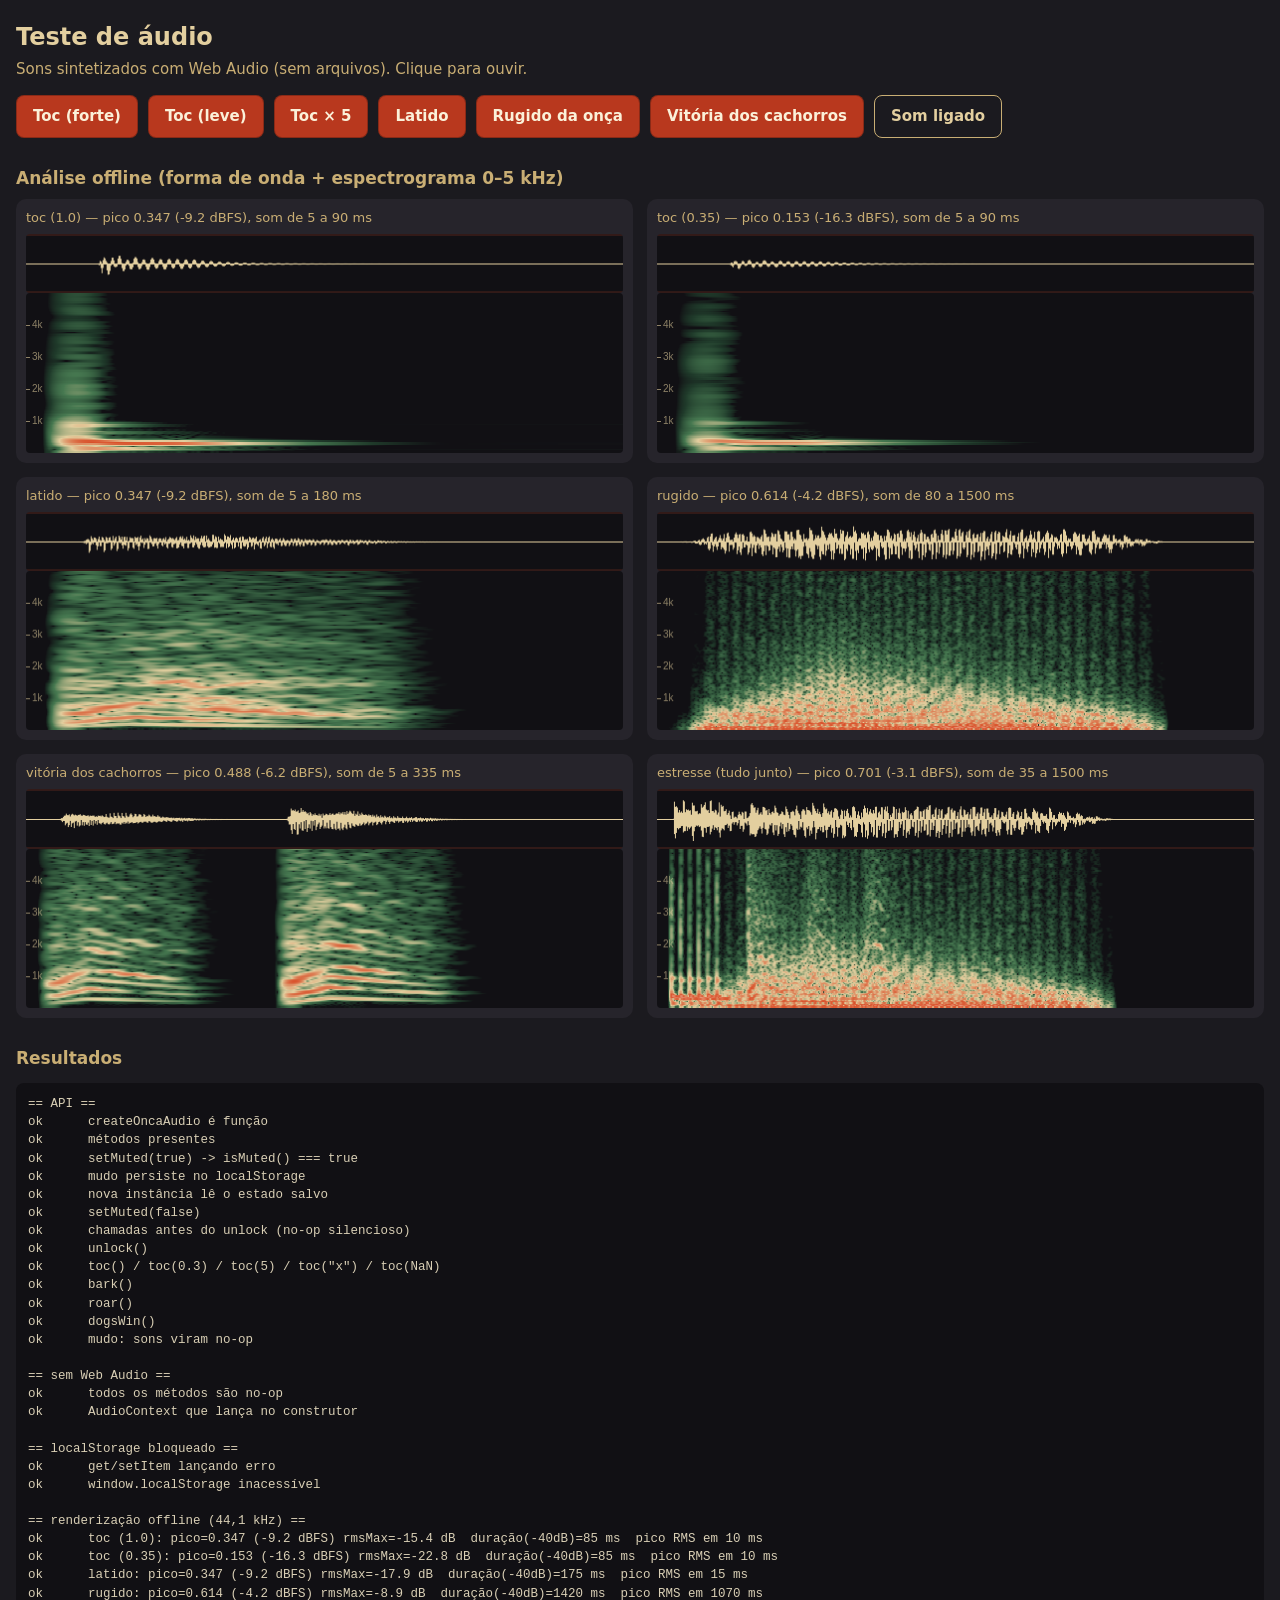
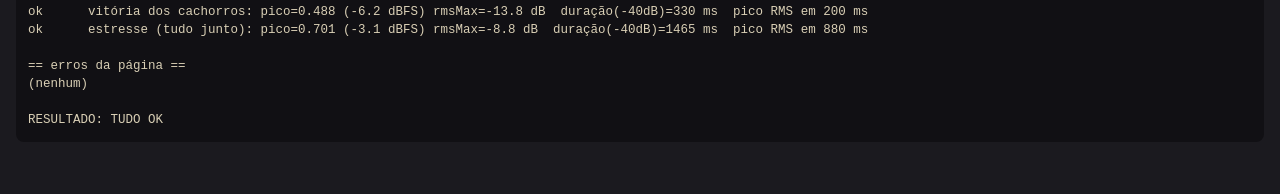
<file: testes/interface/ouvir-sons.html>
<!doctype html>
<html lang="pt-BR">
<head>
<meta charset="utf-8">
<meta name="viewport" content="width=device-width, initial-scale=1">
<title>Teste de áudio — Jogo da Onça</title>
<style>
  :root { --jen: #1B1A1F; --jen2: #26242B; --palha: #E3CF9F; --palha2: #C9AE74; --uru: #B8381E; --uru2: #D9502A; --mata: #2E5A3C; }
  * { box-sizing: border-box; }
  body { margin: 0; padding: 20px 16px 40px; background: var(--jen); color: var(--palha);
         font: 15px/1.45 "Segoe UI", system-ui, sans-serif; }
  h1 { margin: 0 0 4px; font-size: 24px; }
  h2 { margin: 28px 0 8px; font-size: 17px; color: var(--palha2); }
  p { margin: 0 0 14px; color: var(--palha2); }
  .buttons { display: flex; flex-wrap: wrap; gap: 10px; }
  button { font: inherit; font-weight: 600; padding: 10px 16px; border-radius: 8px; cursor: pointer;
           background: var(--uru); color: #FBF1D9; border: 1px solid #00000040; }
  button:hover { background: var(--uru2); }
  button:focus-visible { outline: 3px solid #F2C14E; outline-offset: 2px; }
  button.alt { background: transparent; color: var(--palha); border: 1.5px solid var(--palha2); }
  button.alt[aria-pressed="false"] { opacity: .7; }
  .viz { display: grid; gap: 14px; grid-template-columns: repeat(auto-fill, minmax(420px, 1fr)); }
  figure { margin: 0; background: var(--jen2); border-radius: 10px; padding: 10px; }
  figcaption { font-size: 13px; color: var(--palha2); margin-bottom: 6px; }
  canvas { display: block; width: 100%; image-rendering: auto; border-radius: 4px; }
  pre { white-space: pre-wrap; background: #111014; padding: 12px; border-radius: 8px; font-size: 12.5px; color: #d9cfb5; }
  .ok { color: #8fd19e; } .bad { color: #ff7b6b; }
</style>
</head>
<body>
<h1>Teste de áudio</h1>
<p>Sons sintetizados com Web Audio (sem arquivos). Clique para ouvir.</p>
<div class="buttons">
  <button type="button" data-snd="toc">Toc (forte)</button>
  <button type="button" data-snd="tocSoft">Toc (leve)</button>
  <button type="button" data-snd="tocSeq">Toc × 5</button>
  <button type="button" data-snd="bark">Latido</button>
  <button type="button" data-snd="roar">Rugido da onça</button>
  <button type="button" data-snd="dogsWin">Vitória dos cachorros</button>
  <button type="button" class="alt" id="mute" aria-pressed="true">Som ligado</button>
</div>

<h2>Análise offline (forma de onda + espectrograma 0–5 kHz)</h2>
<div class="viz" id="viz"></div>

<h2>Resultados</h2>
<pre id="out">rodando…</pre>

<script>
  // captura de erros para inspeção via --dump-dom
  window.__errors = [];
  window.addEventListener('error', function (e) { window.__errors.push('error: ' + e.message + ' @' + (e.filename || '') + ':' + e.lineno); });
  window.addEventListener('unhandledrejection', function (e) { window.__errors.push('rejection: ' + (e.reason && e.reason.message || e.reason)); });
</script>
<script src="../../codigo/audio.js"></script>
<script>
(function () {
  'use strict';
  var out = document.getElementById('out');
  var lines = [];
  var failures = 0;
  function log(s) { lines.push(s); out.textContent = lines.join('\n'); }
  function check(name, fn) {
    try {
      var r = fn();
      if (r === false) { failures++; log('FALHOU  ' + name); }
      else { log('ok      ' + name + (r === true || r === undefined ? '' : '  -> ' + r)); }
    } catch (e) { failures++; log('ERRO    ' + name + ': ' + (e && e.message || e)); }
  }

  /* ---------- botões manuais ---------- */
  var audio = window.createOncaAudio();
  var muteBtn = document.getElementById('mute');
  function syncMute() {
    muteBtn.setAttribute('aria-pressed', audio.isMuted() ? 'false' : 'true');
    muteBtn.textContent = audio.isMuted() ? 'Som desligado' : 'Som ligado';
  }
  syncMute();
  muteBtn.addEventListener('click', function () { audio.unlock(); audio.setMuted(!audio.isMuted()); syncMute(); });
  document.querySelectorAll('[data-snd]').forEach(function (b) {
    b.addEventListener('click', function () {
      audio.unlock();
      var s = b.getAttribute('data-snd');
      if (s === 'toc') audio.toc(1);
      else if (s === 'tocSoft') audio.toc(0.35);
      else if (s === 'tocSeq') { for (var i = 0; i < 5; i++) setTimeout(function () { audio.toc(0.6 + Math.random() * 0.6); }, i * 260); }
      else audio[s]();
    });
  });

  /* ---------- 1) API: nenhuma chamada lança erro ---------- */
  log('== API ==');
  check('createOncaAudio é função', function () { return typeof window.createOncaAudio === 'function'; });
  var methods = ['unlock', 'toc', 'bark', 'roar', 'dogsWin', 'setMuted', 'isMuted'];
  check('métodos presentes', function () { return methods.every(function (m) { return typeof audio[m] === 'function'; }); });
  var wasMuted = audio.isMuted();
  check('setMuted(true) -> isMuted() === true', function () { audio.setMuted(true); return audio.isMuted() === true; });
  check('mudo persiste no localStorage', function () { return localStorage.getItem('onca.muted') === '1'; });
  check('nova instância lê o estado salvo', function () { return window.createOncaAudio().isMuted() === true; });
  check('setMuted(false)', function () { audio.setMuted(false); return audio.isMuted() === false && localStorage.getItem('onca.muted') === '0'; });
  check('chamadas antes do unlock (no-op silencioso)', function () { audio.toc(); audio.bark(); audio.roar(); audio.dogsWin(); });
  check('unlock()', function () { audio.unlock(); audio.unlock(); });
  check('toc() / toc(0.3) / toc(5) / toc("x") / toc(NaN)', function () { audio.toc(); audio.toc(0.3); audio.toc(5); audio.toc('x'); audio.toc(NaN); });
  check('bark()', function () { audio.bark(); });
  check('roar()', function () { audio.roar(); });
  check('dogsWin()', function () { audio.dogsWin(); });
  check('mudo: sons viram no-op', function () { audio.setMuted(true); audio.toc(); audio.bark(); audio.roar(); audio.dogsWin(); audio.setMuted(wasMuted); });
  syncMute();

  /* ---------- 2) sem Web Audio ---------- */
  log('\n== sem Web Audio ==');
  check('todos os métodos são no-op', function () {
    var A = window.AudioContext, W = window.webkitAudioContext;
    try {
      window.AudioContext = undefined; window.webkitAudioContext = undefined;
      var a2 = window.createOncaAudio();
      a2.unlock(); a2.toc(); a2.bark(); a2.roar(); a2.dogsWin(); a2.setMuted(true); a2.setMuted(false);
      return a2.supported === false && a2.isMuted() === false;
    } finally { window.AudioContext = A; window.webkitAudioContext = W; }
  });
  check('AudioContext que lança no construtor', function () {
    var A = window.AudioContext;
    try {
      window.AudioContext = function () { throw new Error('boom'); };
      var a3 = window.createOncaAudio();
      a3.unlock(); a3.toc(); a3.bark(); a3.roar(); a3.dogsWin();
      return true;
    } finally { window.AudioContext = A; }
  });

  /* ---------- 3) localStorage bloqueado ---------- */
  log('\n== localStorage bloqueado ==');
  check('get/setItem lançando erro', function () {
    var g = Storage.prototype.getItem, s = Storage.prototype.setItem;
    try {
      Storage.prototype.getItem = function () { throw new Error('blocked'); };
      Storage.prototype.setItem = function () { throw new Error('blocked'); };
      var a4 = window.createOncaAudio();
      a4.setMuted(true); var m = a4.isMuted(); a4.setMuted(false);
      return m === true && a4.isMuted() === false;
    } finally { Storage.prototype.getItem = g; Storage.prototype.setItem = s; }
  });
  check('window.localStorage inacessível', function () {
    var desc = Object.getOwnPropertyDescriptor(window, 'localStorage');
    try {
      Object.defineProperty(window, 'localStorage', { configurable: true, get: function () { throw new Error('denied'); } });
      var a5 = window.createOncaAudio();
      a5.setMuted(true);
      return a5.isMuted() === true;
    } finally { if (desc) Object.defineProperty(window, 'localStorage', desc); else delete window.localStorage; }
  });

  /* ---------- 4) renderização offline + análise ---------- */
  log('\n== renderização offline (44,1 kHz) ==');
  var SR = 44100;
  var cases = [
    { name: 'toc (1.0)', len: 0.22, fn: function (c, d) { audio._synth.toc(c, d, 0.02, 1); } },
    { name: 'toc (0.35)', len: 0.22, fn: function (c, d) { audio._synth.toc(c, d, 0.02, 0.35); } },
    { name: 'latido', len: 0.3, fn: function (c, d) { audio._synth.bark(c, d, 0.02, null); } },
    { name: 'rugido', len: 1.8, fn: function (c, d) { audio._synth.roar(c, d, 0.02); } },
    { name: 'vitória dos cachorros', len: 0.5, fn: function (c, d) { audio._synth.dogsWin(c, d, 0.02); } },
    { name: 'estresse (tudo junto)', len: 2.0, fn: function (c, d) {
        audio._synth.roar(c, d, 0.02); audio._synth.bark(c, d, 0.3, null); audio._synth.dogsWin(c, d, 0.5);
        for (var i = 0; i < 6; i++) audio._synth.toc(c, d, 0.05 + i * 0.03, 1.6);
      } }
  ];

  function fft(re, im) {
    var n = re.length, i, j, k, len;
    for (i = 1, j = 0; i < n; i++) {
      var bit = n >> 1;
      for (; j & bit; bit >>= 1) j ^= bit;
      j ^= bit;
      if (i < j) { var tr = re[i]; re[i] = re[j]; re[j] = tr; var ti = im[i]; im[i] = im[j]; im[j] = ti; }
    }
    for (len = 2; len <= n; len <<= 1) {
      var ang = -2 * Math.PI / len, wr = Math.cos(ang), wi = Math.sin(ang);
      for (i = 0; i < n; i += len) {
        var cr = 1, ci = 0;
        for (k = 0; k < len / 2; k++) {
          var a = i + k, b = a + len / 2;
          var xr = re[b] * cr - im[b] * ci, xi = re[b] * ci + im[b] * cr;
          re[b] = re[a] - xr; im[b] = im[a] - xi; re[a] += xr; im[a] += xi;
          var ncr = cr * wr - ci * wi; ci = cr * wi + ci * wr; cr = ncr;
        }
      }
    }
  }
  function colormap(v) { // escuro -> verde-mata -> palha -> urucum claro
    var stops = [[17, 16, 20], [31, 58, 42], [70, 120, 80], [227, 207, 159], [217, 80, 42], [255, 240, 220]];
    var x = Math.max(0, Math.min(1, v)) * (stops.length - 1), i = Math.min(stops.length - 2, Math.floor(x)), f = x - i;
    return [0, 1, 2].map(function (k) { return Math.round(stops[i][k] + (stops[i + 1][k] - stops[i][k]) * f); });
  }
  function draw(fig, buf) {
    var d = buf.getChannelData(0), W = 600, Hw = 60, Hs = 160;
    var cw = document.createElement('canvas'); cw.width = W; cw.height = Hw;
    var g = cw.getContext('2d'); g.fillStyle = '#111014'; g.fillRect(0, 0, W, Hw);
    g.strokeStyle = '#E3CF9F'; g.beginPath();
    var per = d.length / W;
    for (var x = 0; x < W; x++) {
      var lo = 0, hi = 0;
      for (var j = Math.floor(x * per); j < Math.floor((x + 1) * per); j++) { if (d[j] < lo) lo = d[j]; if (d[j] > hi) hi = d[j]; }
      g.moveTo(x + .5, Hw / 2 - hi * Hw / 2); g.lineTo(x + .5, Hw / 2 - lo * Hw / 2 + 1);
    }
    g.stroke();
    g.strokeStyle = '#D9502A55'; g.beginPath(); g.moveTo(0, 1); g.lineTo(W, 1); g.moveTo(0, Hw - 1); g.lineTo(W, Hw - 1); g.stroke();
    var cs = document.createElement('canvas'); cs.width = W; cs.height = Hs;
    var s = cs.getContext('2d'), img = s.createImageData(W, Hs), N = 1024;
    var re = new Float32Array(N), im = new Float32Array(N), hann = new Float32Array(N);
    for (var i = 0; i < N; i++) hann[i] = 0.5 - 0.5 * Math.cos(2 * Math.PI * i / (N - 1));
    var fmax = 5000, binHz = SR / N;
    for (x = 0; x < W; x++) {
      var off = Math.floor(x * (d.length - N) / W);
      for (i = 0; i < N; i++) { re[i] = (d[off + i] || 0) * hann[i]; im[i] = 0; }
      fft(re, im);
      for (var y = 0; y < Hs; y++) {
        var bin = Math.max(1, Math.round((1 - y / Hs) * fmax / binHz));
        var mag = Math.sqrt(re[bin] * re[bin] + im[bin] * im[bin]) / (N / 4);
        var db = 20 * Math.log10(mag + 1e-9);
        var c = colormap((db + 80) / 80), p = (y * W + x) * 4;
        img.data[p] = c[0]; img.data[p + 1] = c[1]; img.data[p + 2] = c[2]; img.data[p + 3] = 255;
      }
    }
    s.putImageData(img, 0, 0);
    s.fillStyle = '#E3CF9F99'; s.font = '10px sans-serif';
    [1000, 2000, 3000, 4000].forEach(function (f) { var yy = Hs * (1 - f / fmax); s.fillRect(0, yy, 4, 1); s.fillText(f / 1000 + 'k', 6, yy + 3); });
    fig.appendChild(cw); fig.appendChild(cs);
  }
  function analyze(buf) {
    var d = buf.getChannelData(0), n = d.length, peak = 0, i;
    for (i = 0; i < n; i++) { var a = Math.abs(d[i]); if (a > peak) peak = a; if (!isFinite(d[i])) return { bad: true }; }
    var win = Math.round(SR * 0.005), rms = [];
    for (i = 0; i < n; i += win) { var s = 0, c = 0; for (var j = i; j < Math.min(n, i + win); j++) { s += d[j] * d[j]; c++; } rms.push(Math.sqrt(s / c)); }
    var maxR = Math.max.apply(null, rms), thr = maxR * 0.01, first = -1, last = -1, peakAt = 0;
    rms.forEach(function (r, k) { if (r > thr) { if (first < 0) first = k; last = k; } if (r === maxR) peakAt = k; });
    return { peak: peak, peakDb: 20 * Math.log10(peak), rmsDb: 20 * Math.log10(maxR), start: first * 0.005, end: (last + 1) * 0.005, peakAt: peakAt * 0.005 };
  }

  var viz = document.getElementById('viz');
  var Off = window.OfflineAudioContext || window.webkitOfflineAudioContext;
  if (!Off) { log('OfflineAudioContext indisponível'); finish(); return; }
  // todas as renderizações em paralelo; resultados exibidos na ordem dos casos
  var settled = false;
  var renders = cases.map(function (cs) {
    var oc = new Off(1, Math.round(SR * cs.len), SR);
    var o = audio._buildOutput(oc, oc.destination);
    cs.fn(oc, o.input);
    return oc.startRendering();
  });
  Promise.all(renders).then(function (bufs) {
    bufs.forEach(function (buf, k) {
      var cs = cases[k], r = analyze(buf);
      var fig = document.createElement('figure');
      var cap = document.createElement('figcaption');
      cap.textContent = cs.name + ' — pico ' + r.peak.toFixed(3) + ' (' + r.peakDb.toFixed(1) + ' dBFS), ' +
        'som de ' + (r.start * 1000 - 20).toFixed(0) + ' a ' + (r.end * 1000 - 20).toFixed(0) + ' ms';
      fig.appendChild(cap); viz.appendChild(fig); draw(fig, buf);
      var okPeak = r.peak < 0.99 && r.peak > 0.05;
      if (!okPeak || r.bad) failures++;
      log((okPeak ? 'ok      ' : 'FALHOU  ') + cs.name + ': pico=' + r.peak.toFixed(3) + ' (' + r.peakDb.toFixed(1) + ' dBFS)' +
        ' rmsMax=' + r.rmsDb.toFixed(1) + ' dB  duração(-40dB)=' + Math.round((r.end - r.start) * 1000) + ' ms' +
        '  pico RMS em ' + Math.round((r.peakAt - 0.02) * 1000) + ' ms');
    });
    settled = true; finish();
  }, function (e) { settled = true; failures++; log('ERRO offline: ' + (e && e.message || e)); finish(); });

  // Chrome headless com --virtual-time-budget: o tempo virtual "pula" enquanto a página
  // está ociosa, mas a renderização offline roda em tempo real. Mantemos a thread
  // principal ocupada em pequenos blocos até as renderizações terminarem.
  (function keepBusy(n) {
    if (settled || n > 4000) return;
    var x = 0; for (var i = 0; i < 300000; i++) { x += i % 7; }
    window.__busy = x;
    setTimeout(function () { keepBusy(n + 1); }, 0);
  })(0);

  function finish() {
    setTimeout(function () {
      log('\n== erros da página ==\n' + (window.__errors.length ? window.__errors.join('\n') : '(nenhum)'));
      if (window.__errors.length) failures += window.__errors.length;
      log('\nRESULTADO: ' + (failures ? failures + ' FALHA(S)' : 'TUDO OK'));
      document.body.setAttribute('data-done', failures ? 'fail' : 'ok');
    }, 50);
  }
})();
</script>
</body>
</html>
</file>
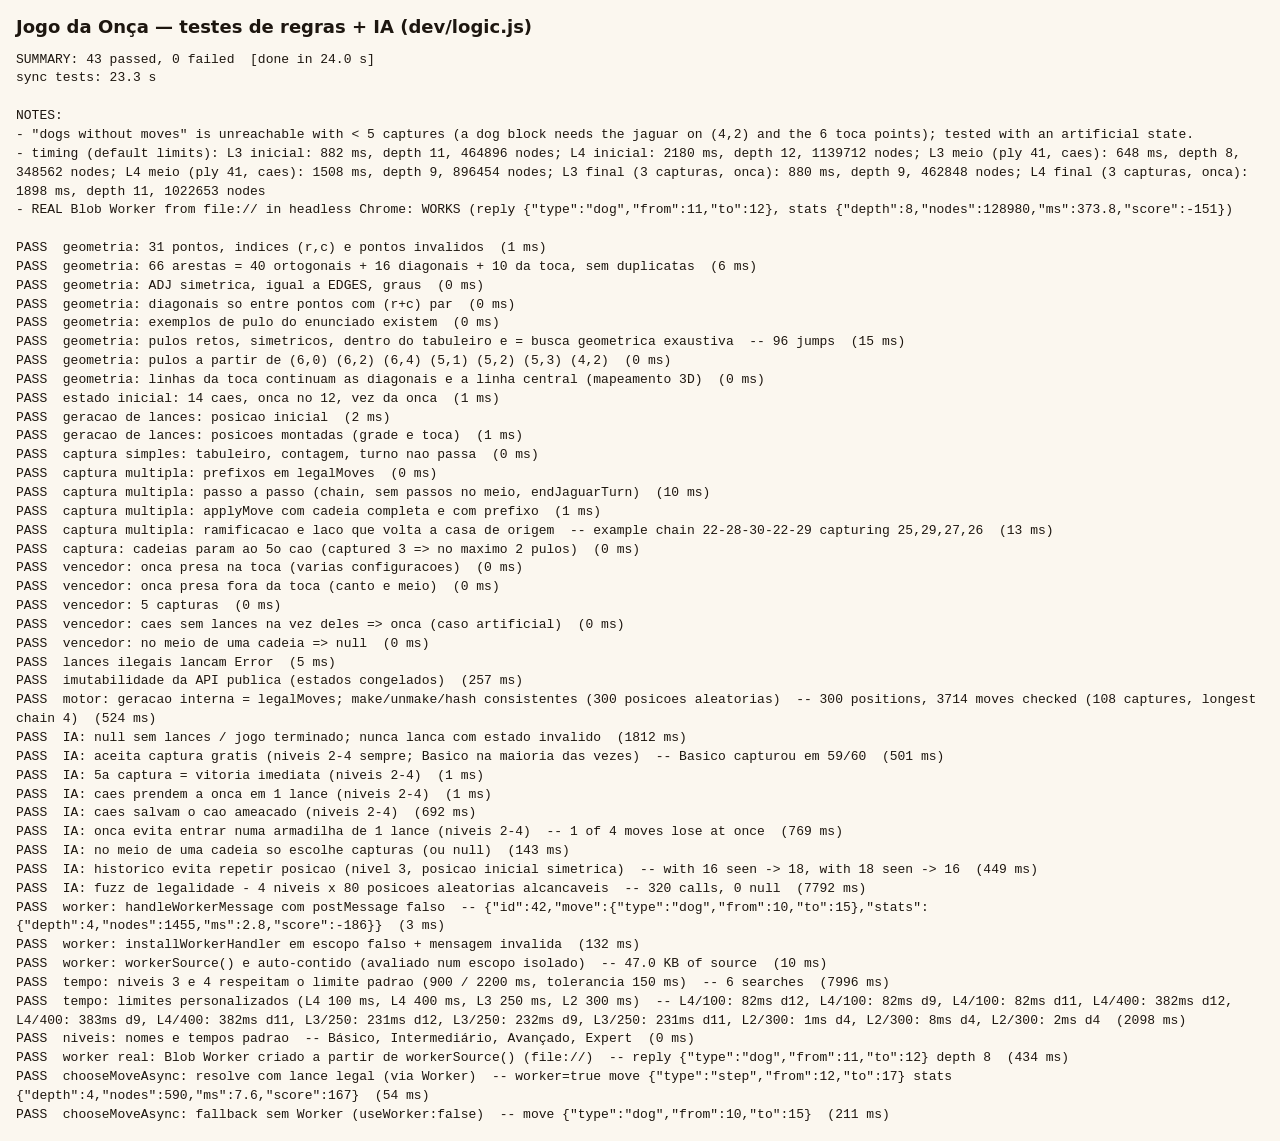
<file: testes/logica/testes-logica.html>
<!doctype html>
<html lang="pt-BR">
<head>
<meta charset="utf-8">
<meta name="viewport" content="width=device-width,initial-scale=1">
<title>Testes de regras e IA</title>
<style>
  :root { --bg:#fbf7ef; --ink:#1d160f; --ok:#1d6b35; --bad:#b3261e; }
  @media (prefers-color-scheme: dark) { :root:not([data-theme="light"]) { --bg:#16120e; --ink:#efe6d6; --ok:#6fd08c; --bad:#ff8a80; } }
  body { margin: 16px; background: var(--bg); color: var(--ink); font: 13px/1.45 Consolas, "Cascadia Mono", monospace; }
  h1 { font: 600 18px/1.2 system-ui, sans-serif; margin: 0 0 8px; }
  pre { white-space: pre-wrap; word-break: break-word; }
</style>
</head>
<body>
<h1>Jogo da Onça — testes de regras + IA (dev/logic.js)</h1>
<pre id="out">executando…</pre>
<script>
  window.__errors = [];
  window.addEventListener('error', function (e) { window.__errors.push('error: ' + e.message + ' @' + (e.filename || '') + ':' + e.lineno); });
  window.addEventListener('unhandledrejection', function (e) { window.__errors.push('unhandledrejection: ' + (e.reason && (e.reason.stack || e.reason))); });
</script>
<script src="../../codigo/logica.js"></script>
<script>
(function () {
  'use strict';
  var L = window.OncaLogic;
  var lines = [], nPass = 0, nFail = 0, failures = [], notes = [];
  var outEl = document.getElementById('out');
  var tStart = performance.now();
  var syncMs = 0, finished = false;

  function render(status) {
    var head = 'SUMMARY: ' + nPass + ' passed, ' + nFail + ' failed' + (status ? '  [' + status + ']' : '') +
      '\nsync tests: ' + (syncMs / 1000).toFixed(1) + ' s' +
      (failures.length ? '\nFAILED: ' + failures.join(' | ') : '') +
      (window.__errors.length ? '\nPAGE ERRORS: ' + window.__errors.join(' | ') : '') +
      (notes.length ? '\n\nNOTES:\n' + notes.join('\n') : '');
    outEl.textContent = head + '\n\n' + lines.join('\n');
  }
  function test(name, fn) {
    var t0 = performance.now();
    try {
      var info = fn();
      nPass++;
      lines.push('PASS  ' + name + (info ? '  -- ' + info : '') + '  (' + (performance.now() - t0).toFixed(0) + ' ms)');
    } catch (e) {
      nFail++;
      failures.push(name);
      lines.push('FAIL  ' + name + ': ' + (e && e.message) + (e && e.stack ? '\n        ' + String(e.stack).split('\n').slice(1, 4).join('\n        ') : ''));
    }
  }
  function assert(c, msg) { if (!c) throw new Error(msg || 'assertion failed'); }
  function eq(a, b, msg) {
    var ja = JSON.stringify(a), jb = JSON.stringify(b);
    if (ja !== jb) throw new Error((msg || 'not equal') + ': ' + ja + ' !== ' + jb);
  }
  function throws(fn, msg) {
    var ok = false;
    try { fn(); } catch (e) { ok = true; }
    if (!ok) throw new Error((msg || 'expected an Error') + ' (nothing thrown)');
  }
  function I(r, c) { var i = L.index(r, c); if (i < 0) throw new Error('bad point ' + r + ',' + c); return i; }
  function mk(o) {
    var b = [], k;
    for (k = 0; k < L.N; k++) b.push(0);
    o.dogs.forEach(function (d) { if (b[d] !== 0) throw new Error('duplicate dog ' + d); b[d] = 1; });
    if (b[o.jaguar] !== 0) throw new Error('jaguar placed on a dog');
    b[o.jaguar] = 2;
    // default 'captured' = consistent count when >= 10 dogs, otherwise 0 (sparse test boards)
    return { board: b, jaguar: o.jaguar, captured: o.captured !== undefined ? o.captured : (o.dogs.length >= 10 ? 14 - o.dogs.length : 0),
             turn: o.turn || 'J', ply: o.ply || 0, chain: o.chain || 0 };
  }
  function norm(m) {
    if (!m) return m;
    if (m.type === 'capture') return { type: 'capture', path: m.path.slice(), captured: m.captured.slice() };
    return { type: m.type, from: m.from, to: m.to };
  }
  function key(m) { return JSON.stringify(norm(m)); }
  function setKey(list) { return list.map(key).sort().join('|'); }
  function isLegal(s, m) {
    if (!m) return false;
    var k = key(m);
    return L.legalMoves(s).some(function (x) { return key(x) === k; });
  }
  function deepFreeze(o) {
    if (o && typeof o === 'object' && !Object.isFrozen(o)) { Object.freeze(o); Object.keys(o).forEach(function (k) { deepFreeze(o[k]); }); }
    return o;
  }
  function mulberry32(a) {
    return function () {
      a |= 0; a = (a + 0x6D2B79F5) | 0;
      var t = Math.imul(a ^ (a >>> 15), 1 | a);
      t = (t + Math.imul(t ^ (t >>> 7), 61 | t)) ^ t;
      return ((t ^ (t >>> 14)) >>> 0) / 4294967296;
    };
  }
  function randomGame(rand, plies) {
    var s = L.initialState(), hist = [L.positionKey(s)];
    for (var k = 0; k < plies; k++) {
      if (L.winner(s)) break;
      var ms = L.legalMoves(s);
      if (!ms.length) break;
      s = L.applyMove(s, ms[Math.floor(rand() * ms.length)]);
      hist.push(L.positionKey(s));
    }
    return { state: s, history: hist };
  }
  function randomPositions(seed, count, maxPlies) {
    var rand = mulberry32(seed), res = [], guard = 0;
    while (res.length < count && guard++ < count * 20) {
      var g = randomGame(rand, Math.floor(rand() * maxPlies));
      if (L.winner(g.state) === null) res.push(g);
    }
    return res;
  }
  function world(i) { return { x: L.NODES[i].c - 2, z: L.NODES[i].r - 3 }; }
  function countDogs(s) { return s.board.filter(function (v) { return v === 1; }).length; }

  /* ================================================================ geometry */
  test('geometria: 31 pontos, indices (r,c) e pontos invalidos', function () {
    eq(L.N, 31, 'N'); eq(L.NODES.length, 31, 'NODES.length');
    for (var i = 0; i < 25; i++) eq(L.NODES[i], { r: Math.floor(i / 5), c: i % 5 }, 'grid node ' + i);
    eq(L.NODES.slice(25), [{ r: 5, c: 1 }, { r: 5, c: 2 }, { r: 5, c: 3 }, { r: 6, c: 0 }, { r: 6, c: 2 }, { r: 6, c: 4 }], 'toca nodes');
    for (i = 0; i < 31; i++) eq(L.index(L.NODES[i].r, L.NODES[i].c), i, 'round trip ' + i);
    [[5, 0], [5, 4], [6, 1], [6, 3], [7, 2], [-1, 0], [0, 5], [0, -1], [1.5, 2], ['1', 2], [null, 1]].forEach(function (p) {
      eq(L.index(p[0], p[1]), -1, 'index(' + p + ')');
    });
    assert(Object.isFrozen(L.NODES) && Object.isFrozen(L.NODES[0]), 'NODES frozen');
  });

  test('geometria: 66 arestas = 40 ortogonais + 16 diagonais + 10 da toca, sem duplicatas', function () {
    eq(L.EDGES.length, 66, 'EDGES.length');
    var seen = {}, ortho = 0, diag = 0, toca = 0;
    L.EDGES.forEach(function (e) {
      assert(e.length === 2 && e[0] >= 0 && e[1] < 31 && e[0] !== e[1], 'edge ' + e);
      var k = Math.min(e[0], e[1]) + '-' + Math.max(e[0], e[1]);
      assert(!seen[k], 'duplicate edge ' + k); seen[k] = 1;
      var a = L.NODES[e[0]], b = L.NODES[e[1]];
      if (e[0] >= 25 || e[1] >= 25) toca++;
      else if (Math.abs(a.r - b.r) + Math.abs(a.c - b.c) === 1) ortho++;
      else if (Math.abs(a.r - b.r) === 1 && Math.abs(a.c - b.c) === 1) diag++;
      else throw new Error('weird edge ' + e);
    });
    eq([ortho, diag, toca], [40, 16, 10], 'by category');
    var tocaList = [[4, 2, 5, 1], [4, 2, 5, 2], [4, 2, 5, 3], [5, 1, 5, 2], [5, 2, 5, 3], [5, 1, 6, 0], [5, 2, 6, 2], [5, 3, 6, 4], [6, 0, 6, 2], [6, 2, 6, 4]];
    tocaList.forEach(function (t) {
      var a = I(t[0], t[1]), b = I(t[2], t[3]);
      assert(seen[Math.min(a, b) + '-' + Math.max(a, b)], 'missing toca edge ' + t);
    });
  });

  test('geometria: ADJ simetrica, igual a EDGES, graus', function () {
    var sum = 0;
    for (var a = 0; a < 31; a++) {
      sum += L.ADJ[a].length;
      L.ADJ[a].forEach(function (b) { assert(L.ADJ[b].indexOf(a) >= 0, 'asymmetric ' + a + '-' + b); });
    }
    eq(sum, 132, 'sum of degrees');
    L.EDGES.forEach(function (e) { assert(L.ADJ[e[0]].indexOf(e[1]) >= 0, 'edge not in ADJ ' + e); });
    var deg = function (r, c) { return L.ADJ[I(r, c)].length; };
    eq([deg(2, 2), deg(0, 0), deg(0, 1), deg(1, 1), deg(4, 2), deg(4, 0), deg(5, 1), deg(5, 2), deg(5, 3), deg(6, 0), deg(6, 2), deg(6, 4)],
       [8, 3, 3, 8, 8, 3, 3, 4, 3, 2, 3, 2], 'degrees');
  });

  test('geometria: diagonais so entre pontos com (r+c) par', function () {
    L.EDGES.forEach(function (e) {
      if (e[0] >= 25 || e[1] >= 25) return;
      var a = L.NODES[e[0]], b = L.NODES[e[1]];
      if (a.r !== b.r && a.c !== b.c) assert((a.r + a.c) % 2 === 0 && (b.r + b.c) % 2 === 0, 'odd diagonal ' + e);
    });
    for (var r = 0; r < 4; r++) for (var c = 0; c < 4; c++) {
      var d1 = L.ADJ[I(r, c)].indexOf(I(r + 1, c + 1)) >= 0, d2 = L.ADJ[I(r, c + 1)].indexOf(I(r + 1, c)) >= 0;
      assert(d1 !== d2, 'exactly one diagonal per cell ' + r + ',' + c);
    }
  });

  function hasJump(a, o, t) { return L.JUMPS[a].some(function (j) { return j.over === o && j.to === t; }); }

  test('geometria: exemplos de pulo do enunciado existem', function () {
    var ex = [[[6, 0], [6, 2], [6, 4]], [[5, 1], [5, 2], [5, 3]], [[3, 1], [4, 2], [5, 3]], [[2, 2], [3, 2], [4, 2]],
              [[3, 2], [4, 2], [5, 2]], [[4, 2], [5, 2], [6, 2]]];
    ex.forEach(function (x) {
      assert(hasJump(I(x[0][0], x[0][1]), I(x[1][0], x[1][1]), I(x[2][0], x[2][1])), 'missing jump ' + JSON.stringify(x));
      assert(hasJump(I(x[2][0], x[2][1]), I(x[1][0], x[1][1]), I(x[0][0], x[0][1])), 'missing reverse jump ' + JSON.stringify(x));
    });
  });

  test('geometria: pulos retos, simetricos, dentro do tabuleiro e = busca geometrica exaustiva', function () {
    var total = 0, mine = {}, brute = {};
    for (var a = 0; a < 31; a++) L.JUMPS[a].forEach(function (j) {
      total++;
      assert(j.over >= 0 && j.over < 31 && j.to >= 0 && j.to < 31, 'jump leaves the board ' + a + '/' + JSON.stringify(j));
      assert(L.ADJ[a].indexOf(j.over) >= 0 && L.ADJ[j.over].indexOf(j.to) >= 0, 'jump not along edges');
      var A = world(a), B = world(j.over), C = world(j.to);
      assert(B.x - A.x === C.x - B.x && B.z - A.z === C.z - B.z, 'jump not straight/equal ' + a + '>' + j.to);
      assert(hasJump(j.to, j.over, a), 'reverse missing');
      mine[a + '>' + j.over + '>' + j.to] = 1;
    });
    // exhaustive: two consecutive edges with the same world direction and length
    for (a = 0; a < 31; a++) L.ADJ[a].forEach(function (b) {
      L.ADJ[b].forEach(function (c) {
        if (c === a) return;
        var A = world(a), B = world(b), C = world(c);
        if (B.x - A.x === C.x - B.x && B.z - A.z === C.z - B.z) brute[a + '>' + b + '>' + c] = 1;
      });
    });
    eq(Object.keys(mine).sort(), Object.keys(brute).sort(), 'JUMPS vs brute force');
    return total + ' jumps';
  });

  test('geometria: pulos a partir de (6,0) (6,2) (6,4) (5,1) (5,2) (5,3) (4,2)', function () {
    function js(r, c) {
      return L.JUMPS[I(r, c)].map(function (j) { return L.NODES[j.over].r + ',' + L.NODES[j.over].c + '>' + L.NODES[j.to].r + ',' + L.NODES[j.to].c; }).sort();
    }
    eq(js(6, 0), ['5,1>4,2', '6,2>6,4'], '(6,0)');
    eq(js(6, 4), ['5,3>4,2', '6,2>6,0'], '(6,4)');
    eq(js(6, 2), ['5,2>4,2'], '(6,2)');
    eq(js(5, 1), ['4,2>3,3', '5,2>5,3'], '(5,1)');
    eq(js(5, 3), ['4,2>3,1', '5,2>5,1'], '(5,3)');
    eq(js(5, 2), ['4,2>3,2'], '(5,2)');
    eq(js(4, 2), ['3,1>2,0', '3,2>2,2', '3,3>2,4', '4,1>4,0', '4,3>4,4', '5,1>6,0', '5,2>6,2', '5,3>6,4'], '(4,2)');
  });

  test('geometria: linhas da toca continuam as diagonais e a linha central (mapeamento 3D)', function () {
    [[[2, 0], [3, 1], [4, 2], [5, 3], [6, 4]], [[2, 4], [3, 3], [4, 2], [5, 1], [6, 0]], [[0, 2], [1, 2], [2, 2], [3, 2], [4, 2], [5, 2], [6, 2]]].forEach(function (line) {
      for (var k = 1; k < line.length; k++) {
        var a = I(line[k - 1][0], line[k - 1][1]), b = I(line[k][0], line[k][1]);
        assert(L.ADJ[a].indexOf(b) >= 0, 'not an edge ' + line[k - 1] + '-' + line[k]);
        if (k > 1) {
          var p = I(line[k - 2][0], line[k - 2][1]);
          var A = world(p), B = world(a), C = world(b);
          assert(B.x - A.x === C.x - B.x && B.z - A.z === C.z - B.z, 'not straight at ' + line[k]);
        }
      }
    });
    var t = world(I(6, 0)), g = world(I(0, 0));
    eq([g.x, g.z, t.x, t.z], [-2, -3, -2, 3], 'world coordinates');
  });

  /* ================================================================ state & moves */
  test('estado inicial: 14 caes, onca no 12, vez da onca', function () {
    var s = L.initialState();
    eq(s.jaguar, 12); eq(s.board[12], 2); eq(s.turn, 'J'); eq(s.captured, 0); eq(s.ply, 0);
    eq(countDogs(s), 14, 'dogs');
    for (var i = 0; i < 31; i++) if (i !== 12) eq(s.board[i], L.NODES[i].r <= 2 ? 1 : 0, 'point ' + i);
    eq(L.winner(s), null);
    var k = L.positionKey(s);
    eq(k.length, 32); eq(k.charAt(31), 'J');
    eq(k, '11111111111121100000000000000000'.slice(0, 31) + 'J');
    assert(JSON.parse(JSON.stringify(s)).board.length === 31, 'JSON serialisable');
    var c = L.cloneState(s); c.board[0] = 0;
    eq(s.board[0], 1, 'clone is deep');
  });

  test('geracao de lances: posicao inicial', function () {
    var s = L.initialState();
    eq(L.jaguarSteps(s), [16, 17, 18]);
    eq(L.jaguarCaptures(s), []);
    eq(setKey(L.legalMoves(s)), setKey([16, 17, 18].map(function (t) { return { type: 'step', from: 12, to: t }; })));
    var d = L.applyJaguarStep(s, 17);
    eq(d.turn, 'D'); eq(d.ply, 1);
    var dm = L.dogMoves(d).map(function (m) { return m.from + '>' + m.to; }).sort();
    eq(dm, ['10>15', '10>16', '11>12', '11>16', '13>12', '13>18', '14>18', '14>19', '6>12', '7>12', '8>12'].sort(), 'dog moves after J 12>17');
    eq(L.dogMoves(s).length, 6, 'dog moves at the very start (geometry only)');
  });

  test('geracao de lances: posicoes montadas (grade e toca)', function () {
    var s = mk({ jaguar: 12, dogs: [7, 17] });
    eq(L.jaguarCaptures(s), [{ over: 7, to: 2 }, { over: 17, to: 22 }].sort(function (a, b) { return a.over - b.over; }));
    eq(L.jaguarSteps(s).length, 6);
    s = mk({ jaguar: 12, dogs: [17, 22] });
    eq(L.jaguarCaptures(s), [], 'blocked landing');
    s = mk({ jaguar: 22, dogs: [25, 26, 27] });
    eq(L.jaguarCaptures(s).map(function (c) { return c.over + '>' + c.to; }).sort(), ['25>28', '26>29', '27>30']);
    s = mk({ jaguar: 28, dogs: [25, 29] });
    eq(L.jaguarCaptures(s).map(function (c) { return c.over + '>' + c.to; }).sort(), ['25>22', '29>30']);
    eq(L.jaguarSteps(s), [], 'no steps from (6,0) when both neighbours are dogs');
    s = mk({ jaguar: 0, dogs: [29], turn: 'D' });
    eq(L.dogMoves(s).map(function (m) { return m.to; }).sort(), [26, 28, 30]);
    s = mk({ jaguar: 22, dogs: [17] });
    eq(L.jaguarCaptures(s, 2), [{ over: 7, to: 12 }].filter(function () { return false; }), 'from=2 without dog at 7');
    s = mk({ jaguar: 22, dogs: [7] });
    eq(L.jaguarCaptures(s, 2), [{ over: 7, to: 12 }], 'explicit from parameter');
  });

  test('captura simples: tabuleiro, contagem, turno nao passa', function () {
    var s = mk({ jaguar: 12, dogs: [17, 0, 1] });
    var a = L.applyJaguarCapture(s, 17, 22);
    eq(a.board[12], 0); eq(a.board[17], 0); eq(a.board[22], 2); eq(a.jaguar, 22);
    eq(a.captured, s.captured + 1); eq(a.turn, 'J'); eq(a.ply, s.ply); eq(a.chain, 1);
    var e = L.endJaguarTurn(a);
    eq(e.turn, 'D'); eq(e.ply, s.ply + 1); eq(e.chain, 0);
  });

  // chain 0 -> 2 -> 12 -> 22 over 1, 7, 17
  var chainPos = mk({ jaguar: 0, dogs: [1, 7, 17, 20, 24] });

  test('captura multipla: prefixos em legalMoves', function () {
    var ms = L.legalMoves(chainPos);
    var caps = ms.filter(function (m) { return m.type === 'capture'; });
    eq(setKey(caps), setKey([
      { type: 'capture', path: [0, 2], captured: [1] },
      { type: 'capture', path: [0, 2, 12], captured: [1, 7] },
      { type: 'capture', path: [0, 2, 12, 22], captured: [1, 7, 17] }
    ]));
    eq(ms.filter(function (m) { return m.type === 'step'; }).map(function (m) { return m.to; }).sort(), [5, 6]);
  });

  test('captura multipla: passo a passo (chain, sem passos no meio, endJaguarTurn)', function () {
    var a = L.applyJaguarCapture(chainPos, 1, 2);
    eq([a.turn, a.chain, a.captured, a.ply], ['J', 1, chainPos.captured + 1, 0]);
    eq(L.jaguarSteps(a), [], 'no steps mid-chain');
    eq(L.jaguarCaptures(a), [{ over: 7, to: 12 }]);
    eq(L.winner(a), null);
    throws(function () { L.applyJaguarStep(a, 1); }, 'step after capture must throw');
    eq(setKey(L.legalMoves(a)), setKey([{ type: 'capture', path: [2, 12], captured: [7] }, { type: 'capture', path: [2, 12, 22], captured: [7, 17] }]), 'mid-chain legal moves');
    var b = L.applyJaguarCapture(a, 7, 12);
    var c = L.applyJaguarCapture(b, 17, 22);
    eq([c.jaguar, c.captured, c.chain, c.turn], [22, chainPos.captured + 3, 3, 'J']);
    eq(L.jaguarCaptures(c), []);
    var e = L.endJaguarTurn(c);
    eq([e.turn, e.ply, e.chain], ['D', 1, 0]);
    throws(function () { L.endJaguarTurn(chainPos); }, 'cannot pass without capturing');
    throws(function () { L.endJaguarTurn(e); }, 'endJaguarTurn on dogs turn');
  });

  test('captura multipla: applyMove com cadeia completa e com prefixo', function () {
    var full = L.applyMove(chainPos, { type: 'capture', path: [0, 2, 12, 22], captured: [1, 7, 17] });
    var manual = L.endJaguarTurn(L.applyJaguarCapture(L.applyJaguarCapture(L.applyJaguarCapture(chainPos, 1, 2), 7, 12), 17, 22));
    eq(full, manual, 'full chain');
    var pre = L.applyMove(chainPos, { type: 'capture', path: [0, 2], captured: [1] });
    eq([pre.jaguar, pre.turn, pre.captured, pre.board[7]], [2, 'D', chainPos.captured + 1, 1], 'prefix');
    var noCap = L.applyMove(chainPos, { type: 'capture', path: [0, 2, 12] });
    eq(noCap.jaguar, 12, 'captured list optional');
    throws(function () { L.applyMove(chainPos, { type: 'capture', path: [0, 2, 12], captured: [1, 6] }); }, 'wrong captured list');
    throws(function () { L.applyMove(chainPos, { type: 'capture', path: [0, 2, 22] }); }, 'invalid path');
  });

  test('captura multipla: ramificacao e laco que volta a casa de origem', function () {
    // loop 12 -> 14 -> 4 -> 2 -> 12 over 13, 9, 3, 7 (and the reverse loop)
    var s = mk({ jaguar: 12, dogs: [13, 9, 3, 7, 20] });
    var ms = L.legalMoves(s).filter(function (m) { return m.type === 'capture'; });
    var loop = ms.filter(function (m) { return m.path.length === 5 && m.path[4] === 12; });
    eq(loop.length, 2, 'two loop chains');
    var after = L.applyMove(s, loop[0]);
    eq([after.jaguar, after.captured, countDogs(after), after.turn], [12, s.captured + 4, 1, 'D']);
    // branching: from 12 both 12>14 (over 13) and 12>2 (over 7)
    var firsts = {};
    ms.forEach(function (m) { firsts[m.path[1]] = 1; });
    eq(Object.keys(firsts).sort(), ['14', '2'], 'two first jumps');
    // search random boards for a chain that lands on a point whose dog it captured earlier
    var rand = mulberry32(5150), found = null, tries = 0, ai = L.createAI();
    while (!found && tries++ < 30000) {
      var j = Math.floor(rand() * 31), dogs = [];
      for (var p = 0; p < 31; p++) if (p !== j && rand() < 0.45) dogs.push(p);
      var bs = mk({ jaguar: j, dogs: dogs, captured: 0 });
      L.legalMoves(bs).some(function (m) {
        if (m.type !== 'capture') return false;
        for (var k = 2; k < m.path.length; k++) if (m.captured.slice(0, k - 1).indexOf(m.path[k]) >= 0) { found = { s: bs, m: m }; return true; }
        return false;
      });
    }
    assert(found, 'no such chain found in ' + tries + ' random boards');
    var exp = L.applyMove(found.s, found.m);
    var eng = ai._debugAfterMoves(found.s).filter(function (a) { return key(a.move) === key(found.m); })[0];
    assert(eng && !eng.errors.length, 'engine make/unmake on that chain');
    eq([eng.board, eng.jaguar, eng.captured], [exp.board, exp.jaguar, exp.captured], 'engine vs applyMove');
    return 'example chain ' + found.m.path.join('-') + ' capturing ' + found.m.captured.join(',');
  });

  test('captura: cadeias param ao 5o cao (captured 3 => no maximo 2 pulos)', function () {
    var s = mk({ jaguar: 0, dogs: [1, 7, 17, 20, 24, 4, 9, 14, 10, 15, 19], captured: 3 });
    var ms = L.legalMoves(s), maxLen = 0;
    ms.forEach(function (m) { if (m.type === 'capture') maxLen = Math.max(maxLen, m.captured.length); });
    eq(maxLen, 2);
    var w = L.applyMove(s, { type: 'capture', path: [0, 2, 12], captured: [1, 7] });
    eq(L.winner(w), 'J');
  });

  /* ================================================================ winner */
  test('vencedor: onca presa na toca (varias configuracoes)', function () {
    var s = mk({ jaguar: 28, dogs: [25, 29, 22, 30, 0, 1, 2, 3, 4, 5, 6, 7, 8, 9] });
    eq(L.winner(s), 'D', '(6,0) trapped');
    eq(L.legalMoves(s), [], 'no legal move');
    s.turn = 'D';
    eq(L.winner(s), null, 'on the dogs turn the game goes on');
    s = mk({ jaguar: 29, dogs: [26, 28, 30, 22, 0, 1, 2, 3, 4, 5, 6, 7, 8, 9] });
    eq(L.winner(s), 'D', '(6,2) trapped');
    s = mk({ jaguar: 26, dogs: [22, 25, 27, 29, 17, 0, 1, 2, 3, 4, 5, 6, 7, 8] });
    eq(L.winner(s), 'D', '(5,2) trapped (all jumps blocked/out of board)');
    s = mk({ jaguar: 28, dogs: [25, 29, 22, 0, 1, 2, 3, 4, 5, 6, 7, 8, 9, 10] });
    eq(L.winner(s), null, 'escape by capturing over (6,2)');
  });

  test('vencedor: onca presa fora da toca (canto e meio)', function () {
    var s = mk({ jaguar: 0, dogs: [1, 5, 6, 2, 10, 12, 3, 4, 7, 8, 9, 11, 13, 14] });
    eq(L.winner(s), 'D', 'corner');
    s = mk({ jaguar: 1, dogs: [0, 2, 6, 3, 11, 5, 7, 4, 8, 9, 10, 12, 13, 14] });
    eq(L.winner(s), 'D', 'edge (0,1)');
    s = mk({ jaguar: 1, dogs: [0, 2, 6, 3, 5, 7, 4, 8, 9, 10, 12, 13, 14] });
    eq(L.winner(s), null, 'jump over (1,1) to (2,1) open');
  });

  test('vencedor: 5 capturas', function () {
    var s = mk({ jaguar: 22, dogs: [0, 1, 2, 3, 4, 5, 6, 7, 8], captured: 5, turn: 'D' });
    eq(L.winner(s), 'J');
    s.turn = 'J'; eq(L.winner(s), 'J');
    s = mk({ jaguar: 22, dogs: [0, 1, 2, 3, 4, 5, 6, 7, 8, 9], captured: 4, turn: 'D' });
    eq(L.winner(s), null);
  });

  test('vencedor: caes sem lances na vez deles => onca (caso artificial)', function () {
    // 6 dogs filling the toca with the jaguar on (4,2). With 14 dogs this cannot happen in real play
    // (needs 8 captures), so 'captured' is forced to 0 to test the rule on its own.
    var s = mk({ jaguar: 22, dogs: [25, 26, 27, 28, 29, 30], captured: 0, turn: 'D' });
    eq(L.dogMoves(s), []);
    eq(L.winner(s), 'J');
    eq(L.legalMoves(s), []);
    s.turn = 'J';
    eq(L.winner(s), null, 'jaguar still has steps');
    notes.push('- "dogs without moves" is unreachable with < 5 captures (a dog block needs the jaguar on (4,2) and the 6 toca points); tested with an artificial state.');
  });

  test('vencedor: no meio de uma cadeia => null', function () {
    var a = L.applyJaguarCapture(chainPos, 1, 2);
    eq(L.winner(a), null);
  });

  test('lances ilegais lancam Error', function () {
    var s = L.initialState();
    throws(function () { L.applyDogMove(s, 10, 15); }, 'dog move on jaguar turn');
    throws(function () { L.applyJaguarStep(s, 7); }, 'step onto a dog');
    throws(function () { L.applyJaguarStep(s, 22); }, 'non adjacent step');
    throws(function () { L.applyJaguarCapture(s, 17, 22); }, 'capture over empty');
    var d = L.applyJaguarStep(s, 17);
    throws(function () { L.applyJaguarStep(d, 22); }, 'jaguar on dogs turn');
    throws(function () { L.applyDogMove(d, 10, 20); }, 'non adjacent dog move');
    throws(function () { L.applyDogMove(d, 10, 11); }, 'onto a dog');
    throws(function () { L.applyDogMove(d, 15, 20); }, 'no dog there');
    throws(function () { L.applyDogMove(d, 11, 17); }, 'onto the jaguar');
    throws(function () { L.applyMove(d, { type: 'jump' }); }, 'unknown type');
    throws(function () { L.applyMove(s, { type: 'step', from: 3, to: 16 }); }, 'step from wrong point');
    var over = mk({ jaguar: 22, dogs: [0, 1, 2, 3, 4, 5, 6, 7, 8], captured: 5, turn: 'D' });
    throws(function () { L.applyDogMove(over, 0, 10); }, 'game over');
  });

  test('imutabilidade da API publica (estados congelados)', function () {
    var states = [L.initialState(), mk({ jaguar: 0, dogs: [1, 7, 17, 20, 24] }), L.applyJaguarStep(L.initialState(), 17),
                  L.applyJaguarCapture(chainPos, 1, 2)];
    states.forEach(function (s0, idx) {
      var s = deepFreeze(JSON.parse(JSON.stringify(s0)));
      var before = JSON.stringify(s);
      var hist = deepFreeze([L.positionKey(s0)]);
      var c = L.cloneState(s); assert(c.board !== s.board, 'clone shares board');
      L.dogMoves(s); L.jaguarSteps(s); L.jaguarCaptures(s); L.legalMoves(s); L.winner(s); L.positionKey(s);
      var ms = L.legalMoves(s);
      ms.forEach(function (m) {
        var r = L.applyMove(s, m);
        assert(r !== s && r.board !== s.board, 'new state expected');
        r.board[0] = 9;
      });
      if (s.turn === 'J') {
        L.jaguarSteps(s).forEach(function (t) { L.applyJaguarStep(s, t); });
        L.jaguarCaptures(s).forEach(function (cp) { var x = L.applyJaguarCapture(s, cp.over, cp.to); L.endJaguarTurn(x); });
      } else L.dogMoves(s).forEach(function (m) { L.applyDogMove(s, m.from, m.to); });
      for (var lv = 1; lv <= 4; lv++) {
        var res = L.chooseMoveWithStats(s, lv, { timeLimitMs: 40, history: hist });
        assert(!res.stats.error, 'AI error (mutation?): ' + res.stats.error);
      }
      eq(JSON.stringify(s), before, 'state ' + idx + ' changed');
    });
  });

  test('motor: geracao interna = legalMoves; make/unmake/hash consistentes (300 posicoes aleatorias)', function () {
    var ai = L.createAI(), pos = randomPositions(1234, 300, 140), moves = 0, capt = 0, longest = 0;
    pos.forEach(function (g) {
      var s = g.state, after = ai._debugAfterMoves(s), legal = L.legalMoves(s);
      eq(setKey(after.map(function (a) { return a.move; })), setKey(legal), 'move sets differ at ' + L.positionKey(s));
      after.forEach(function (a) {
        assert(!a.errors.length, a.errors.join(', '));
        var exp = L.applyMove(s, a.move);
        eq([a.board, a.jaguar, a.captured, a.turn], [exp.board, exp.jaguar, exp.captured, exp.turn], 'make result for ' + key(a.move));
        moves++;
        if (a.move.type === 'capture') { capt++; longest = Math.max(longest, a.move.captured.length); }
      });
    });
    return pos.length + ' positions, ' + moves + ' moves checked (' + capt + ' captures, longest chain ' + longest + ')';
  });

  /* ================================================================ AI */
  test('IA: null sem lances / jogo terminado; nunca lanca com estado invalido', function () {
    var trapped = mk({ jaguar: 28, dogs: [25, 29, 22, 30, 0, 1, 2, 3, 4, 5, 6, 7, 8, 9] });
    var over = mk({ jaguar: 22, dogs: [0, 1, 2, 3, 4, 5, 6, 7, 8], captured: 5, turn: 'D' });
    var noDog = mk({ jaguar: 22, dogs: [25, 26, 27, 28, 29, 30], captured: 0, turn: 'D' });
    for (var lv = 1; lv <= 4; lv++) {
      eq(L.chooseMove(trapped, lv, { timeLimitMs: 50 }), null, 'trapped L' + lv);
      eq(L.chooseMove(over, lv, { timeLimitMs: 50 }), null, 'game over L' + lv);
      eq(L.chooseMove(noDog, lv, { timeLimitMs: 50 }), null, 'dogs blocked L' + lv);
      eq(L.chooseMove({ board: [1, 2] }, lv), null, 'invalid state -> null');
      eq(L.chooseMove(null, lv), null, 'null state -> null');
    }
    var s = L.initialState();
    assert(isLegal(s, L.chooseMove(s, 0)) && isLegal(s, L.chooseMove(s, 9)) && isLegal(s, L.chooseMove(s, 'x')), 'level clamped');
  });

  // dogs in rows 0-1 + (2,0) (2,4): jaguar at 12 can take the lone dog at 17
  var freeCap = mk({ jaguar: 12, dogs: [0, 1, 2, 3, 4, 5, 6, 7, 8, 9, 10, 14, 17], turn: 'J' });

  test('IA: aceita captura gratis (niveis 2-4 sempre; Basico na maioria das vezes)', function () {
    var want = { type: 'capture', path: [12, 22], captured: [17] };
    for (var lv = 2; lv <= 4; lv++) eq(norm(L.chooseMove(freeCap, lv, { timeLimitMs: 300 })), want, 'level ' + lv);
    var rand = mulberry32(99), took = 0, n = 60;
    for (var k = 0; k < n; k++) { var m = L.chooseMove(freeCap, 1, { rng: rand }); if (m && m.type === 'capture') took++; }
    assert(took / n >= 0.7, 'Basico took the capture only ' + took + '/' + n);
    return 'Basico capturou em ' + took + '/' + n;
  });

  test('IA: 5a captura = vitoria imediata (niveis 2-4)', function () {
    var s = mk({ jaguar: 12, dogs: [0, 1, 2, 3, 4, 5, 6, 8, 9, 17], captured: 4, turn: 'J' });
    for (var lv = 2; lv <= 4; lv++) {
      var m = L.chooseMove(s, lv, { timeLimitMs: 300 });
      assert(m && m.type === 'capture', 'level ' + lv + ' did not capture: ' + JSON.stringify(m));
      eq(L.winner(L.applyMove(s, m)), 'J');
    }
  });

  test('IA: caes prendem a onca em 1 lance (niveis 2-4)', function () {
    var s = mk({ jaguar: 28, dogs: [25, 22, 30, 26, 0, 1, 2, 3, 4, 5, 6, 7, 8, 9], turn: 'D' });
    for (var lv = 2; lv <= 4; lv++) {
      var m = L.chooseMove(s, lv, { timeLimitMs: 300 });
      eq(norm(m), { type: 'dog', from: 26, to: 29 }, 'level ' + lv);
      eq(L.winner(L.applyMove(s, m)), 'D');
    }
  });

  test('IA: caes salvam o cao ameacado (niveis 2-4)', function () {
    var s = mk({ jaguar: 12, dogs: [0, 1, 2, 3, 4, 5, 6, 7, 8, 9, 10, 14, 17], turn: 'D' });
    eq(L.jaguarCaptures(s), [{ over: 17, to: 22 }], 'exactly one threat');
    for (var lv = 2; lv <= 4; lv++) eq(norm(L.chooseMove(s, lv, { timeLimitMs: 400 })), { type: 'dog', from: 17, to: 22 }, 'level ' + lv);
  });

  test('IA: onca evita entrar numa armadilha de 1 lance (niveis 2-4)', function () {
    // jaguar on (4,2): stepping into (5,2) loses at once (dog 21 -> 22 closes the toca); 16, 18, 23 are safe
    var s = mk({ jaguar: 22, dogs: [17, 21, 25, 27, 28, 30, 29, 12, 20, 0, 1, 2, 3], turn: 'J' });
    var legal = L.legalMoves(s);
    var losing = legal.filter(function (m) {
      var a = L.applyMove(s, m);
      return L.dogMoves(a).some(function (dm) { return L.winner(L.applyDogMove(a, dm.from, dm.to)) === 'D'; });
    });
    assert(losing.length > 0 && losing.length < legal.length, 'test position should mix losing and safe moves (' + losing.length + '/' + legal.length + ')');
    for (var lv = 2; lv <= 4; lv++) {
      var m = L.chooseMove(s, lv, { timeLimitMs: 400 });
      assert(!losing.some(function (x) { return key(x) === key(m); }), 'level ' + lv + ' walked into a trap: ' + key(m));
    }
    return losing.length + ' of ' + legal.length + ' moves lose at once';
  });

  test('IA: no meio de uma cadeia so escolhe capturas (ou null)', function () {
    var a = L.applyJaguarCapture(chainPos, 1, 2);
    for (var lv = 1; lv <= 4; lv++) {
      var m = L.chooseMove(a, lv, { timeLimitMs: 100 });
      assert(m && m.type === 'capture' && m.path[0] === 2 && isLegal(a, m), 'L' + lv + ' ' + JSON.stringify(m));
    }
    var c = L.applyJaguarCapture(L.applyJaguarCapture(a, 7, 12), 17, 22);
    eq(L.chooseMove(c, 3, { timeLimitMs: 100 }), null, 'chain cannot continue');
  });

  test('IA: historico evita repetir posicao (nivel 3, posicao inicial simetrica)', function () {
    var s = L.initialState();
    var key16 = L.positionKey(L.applyJaguarStep(s, 16)), key18 = L.positionKey(L.applyJaguarStep(s, 18));
    var m1 = L.chooseMove(s, 3, { timeLimitMs: 300, history: [L.positionKey(s), key16, L.positionKey(s), key16] });
    assert(m1.to !== 16, 'repeated 16 anyway');
    var m2 = L.chooseMove(s, 3, { timeLimitMs: 300, history: [key18, key18, key18] });
    assert(m2.to !== 18, 'repeated 18 anyway');
    return 'with 16 seen -> ' + m1.to + ', with 18 seen -> ' + m2.to;
  });

  test('IA: fuzz de legalidade - 4 niveis x 80 posicoes aleatorias alcancaveis', function () {
    var pos = randomPositions(777, 80, 160), rand = mulberry32(4242), calls = 0, nulls = 0;
    var limits = { 1: 250, 2: 60, 3: 60, 4: 80 };
    pos.forEach(function (g) {
      var s = g.state, legal = L.legalMoves(s);
      for (var lv = 1; lv <= 4; lv++) {
        var r = L.chooseMoveWithStats(s, lv, { timeLimitMs: limits[lv], rng: rand, history: g.history });
        calls++;
        assert(!r.stats.error, 'internal error ' + r.stats.error);
        if (!legal.length) { eq(r.move, null, 'expected null'); nulls++; continue; }
        assert(isLegal(s, r.move), 'illegal move L' + lv + ' ' + key(r.move) + ' at ' + L.positionKey(s));
        L.applyMove(s, r.move);
      }
    });
    return calls + ' calls, ' + nulls + ' null';
  });

  /* ================================================================ worker (direct) */
  test('worker: handleWorkerMessage com postMessage falso', function () {
    var got = [];
    var s = L.applyJaguarStep(L.initialState(), 17);
    L.handleWorkerMessage({ id: 42, state: s, level: 2, history: [L.positionKey(L.initialState()), L.positionKey(s)] }, function (m) { got.push(m); });
    eq(got.length, 1);
    var m = got[0];
    eq(m.id, 42);
    assert(isLegal(s, m.move), 'legal move');
    assert(typeof m.stats.depth === 'number' && typeof m.stats.nodes === 'number' && typeof m.stats.ms === 'number', 'stats shape');
    var json = JSON.parse(JSON.stringify(m));
    eq(json.move, m.move, 'structured-clone/JSON safe');
    return JSON.stringify(m);
  });

  test('worker: installWorkerHandler em escopo falso + mensagem invalida', function () {
    var posted = [];
    var scope = { postMessage: function (m) { posted.push(m); } };
    L.installWorkerHandler(scope);
    assert(typeof scope.onmessage === 'function', 'onmessage installed');
    var s = L.initialState();
    scope.onmessage({ data: { id: 'a', state: s, level: 4, history: [], timeLimitMs: 150 } });
    scope.onmessage({ data: { id: 'b', state: null, level: 3 } });
    scope.onmessage({ data: null });
    eq(posted.length, 3);
    assert(isLegal(s, posted[0].move) && posted[0].id === 'a', 'first reply');
    eq([posted[1].id, posted[1].move], ['b', null], 'invalid state -> move null');
    eq(posted[2].move, null, 'null data');
  });

  test('worker: workerSource() e auto-contido (avaliado num escopo isolado)', function () {
    var src = L.workerSource();
    var fake = { postMessage: function (m) { fake.last = m; } };
    // evaluate the worker source with "self" = fake scope and no document/importScripts
    var fn = new Function('self', 'importScripts', src);
    fn(fake, function () {});
    assert(fake.OncaLogic && typeof fake.OncaLogic.chooseMove === 'function', 'module defined in fake scope');
    // document exists in this page, so the handler is not auto-installed here; install it explicitly
    fake.OncaLogic.installWorkerHandler(fake);
    fake.onmessage({ data: { id: 5, state: L.initialState(), level: 1, history: [] } });
    assert(fake.last && fake.last.id === 5 && isLegal(L.initialState(), fake.last.move), 'reply from the isolated copy');
    return (src.length / 1024).toFixed(1) + ' KB of source';
  });

  /* ================================================================ timing */
  var timingPositions = (function () {
    var p = [{ name: 'inicial', state: L.initialState() }];
    var r = randomPositions(31337, 40, 60);
    var mid = r.filter(function (g) { return g.state.ply >= 20 && g.state.ply <= 50 && g.state.turn === 'D'; })[0];
    var late = randomPositions(2024, 60, 160).filter(function (g) { return g.state.captured >= 2 && g.state.turn === 'J'; })[0];
    if (mid) p.push({ name: 'meio (ply ' + mid.state.ply + ', caes)', state: mid.state, history: mid.history });
    if (late) p.push({ name: 'final (' + late.state.captured + ' capturas, onca)', state: late.state, history: late.history });
    return p;
  })();

  test('tempo: niveis 3 e 4 respeitam o limite padrao (900 / 2200 ms, tolerancia 150 ms)', function () {
    var info = [];
    timingPositions.forEach(function (p) {
      [3, 4].forEach(function (lv) {
        var limit = L.DEFAULT_TIME_MS[lv];
        var t0 = performance.now();
        var r = L.chooseMoveWithStats(p.state, lv, { history: p.history || [] });
        var wall = performance.now() - t0;
        assert(isLegal(p.state, r.move), 'legal');
        assert(wall <= limit + 150, 'level ' + lv + ' took ' + wall.toFixed(0) + ' ms on ' + p.name);
        info.push('L' + lv + ' ' + p.name + ': ' + wall.toFixed(0) + ' ms, depth ' + r.stats.depth + ', ' + r.stats.nodes + ' nodes');
      });
    });
    notes.push('- timing (default limits): ' + info.join('; '));
    return info.length + ' searches';
  });

  test('tempo: limites personalizados (L4 100 ms, L4 400 ms, L3 250 ms, L2 300 ms)', function () {
    var info = [];
    [[4, 100], [4, 400], [3, 250], [2, 300]].forEach(function (c) {
      timingPositions.forEach(function (p) {
        var t0 = performance.now();
        var r = L.chooseMoveWithStats(p.state, c[0], { timeLimitMs: c[1] });
        var wall = performance.now() - t0;
        assert(isLegal(p.state, r.move), 'legal');
        assert(wall <= c[1] + 150, 'L' + c[0] + ' limit ' + c[1] + ' took ' + wall.toFixed(0));
        info.push('L' + c[0] + '/' + c[1] + ': ' + wall.toFixed(0) + 'ms d' + r.stats.depth);
      });
    });
    return info.join(', ');
  });

  test('niveis: nomes e tempos padrao', function () {
    eq(L.LEVELS, [{ id: 1, name: 'Básico' }, { id: 2, name: 'Intermediário' }, { id: 3, name: 'Avançado' }, { id: 4, name: 'Expert' }]);
    eq([L.DEFAULT_TIME_MS[1], L.DEFAULT_TIME_MS[2], L.DEFAULT_TIME_MS[3], L.DEFAULT_TIME_MS[4]], [250, 300, 900, 2200]);
    return L.LEVELS.map(function (l) { return l.name; }).join(', ');
  });

  syncMs = performance.now() - tStart;
  render('async tests running');

  // Note: under headless --virtual-time-budget the virtual clock races ahead (>100x) while the main
  // thread is idle, also inside the Worker. So the async tests use huge virtual timeouts and the
  // run is bounded by the budget (use --virtual-time-budget=600000).
  var BIG = 5000000;

  /* ================================================================ async: real Worker */
  function asyncTest(name, fn, timeoutMs) {
    return new Promise(function (resolve) {
      var t0 = performance.now(), done = false;
      var timer = setTimeout(function () {
        if (done) return; done = true;
        nFail++; failures.push(name); lines.push('FAIL  ' + name + ': timeout ' + timeoutMs + ' ms'); resolve();
      }, timeoutMs);
      Promise.resolve().then(fn).then(function (info) {
        if (done) return; done = true; clearTimeout(timer);
        nPass++; lines.push('PASS  ' + name + (info ? '  -- ' + info : '') + '  (' + (performance.now() - t0).toFixed(0) + ' ms)'); resolve();
      }, function (e) {
        if (done) return; done = true; clearTimeout(timer);
        nFail++; failures.push(name); lines.push('FAIL  ' + name + ': ' + (e && e.message)); resolve();
      });
    });
  }

  asyncTest('worker real: Blob Worker criado a partir de workerSource() (file://)', function () {
    return new Promise(function (resolve, reject) {
      var w = L.createWorker();
      if (!w) { reject(new Error('createWorker() returned null')); return; }
      var s = L.applyJaguarStep(L.initialState(), 16);
      w.onmessage = function (e) {
        var d = e.data;
        try {
          assert(d.id === 7, 'id echo');
          assert(isLegal(s, d.move), 'legal move from the worker: ' + JSON.stringify(d.move));
          assert(typeof d.stats.depth === 'number' && typeof d.stats.nodes === 'number' && typeof d.stats.ms === 'number', 'stats');
          notes.push('- REAL Blob Worker from file:// in headless Chrome: WORKS (reply ' + JSON.stringify(d.move) + ', stats ' + JSON.stringify(d.stats) + ')');
          w.terminate();
          resolve('reply ' + JSON.stringify(d.move) + ' depth ' + d.stats.depth);
        } catch (err) { reject(err); }
      };
      w.onerror = function (e) { reject(new Error('worker error: ' + (e.message || e))); };
      w.postMessage({ id: 7, state: s, level: 3, history: [], timeLimitMs: 600 });
    });
  }, BIG).then(function () {
    return asyncTest('chooseMoveAsync: resolve com lance legal (via Worker)', function () {
      var s = L.initialState();
      return L.chooseMoveAsync(s, 2, { history: [L.positionKey(s)], watchdogMs: BIG }).then(function (r) {
        assert(isLegal(s, r.move), 'legal');
        assert(r.worker === true, 'answer did not come from the Worker');
        return 'worker=' + !!r.worker + ' move ' + JSON.stringify(r.move) + ' stats ' + JSON.stringify(r.stats);
      });
    }, BIG);
  }).then(function () {
    return asyncTest('chooseMoveAsync: fallback sem Worker (useWorker:false)', function () {
      var s = L.applyJaguarStep(L.initialState(), 18);
      return L.chooseMoveAsync(s, 3, { useWorker: false, timeLimitMs: 200 }).then(function (r) {
        assert(isLegal(s, r.move), 'legal');
        return 'move ' + JSON.stringify(r.move);
      });
    }, BIG);
  }).then(function () {
    finished = true;

    render('done in ' + ((performance.now() - tStart) / 1000).toFixed(1) + ' s');
  });
})();
</script>
</body>
</html>
</file>
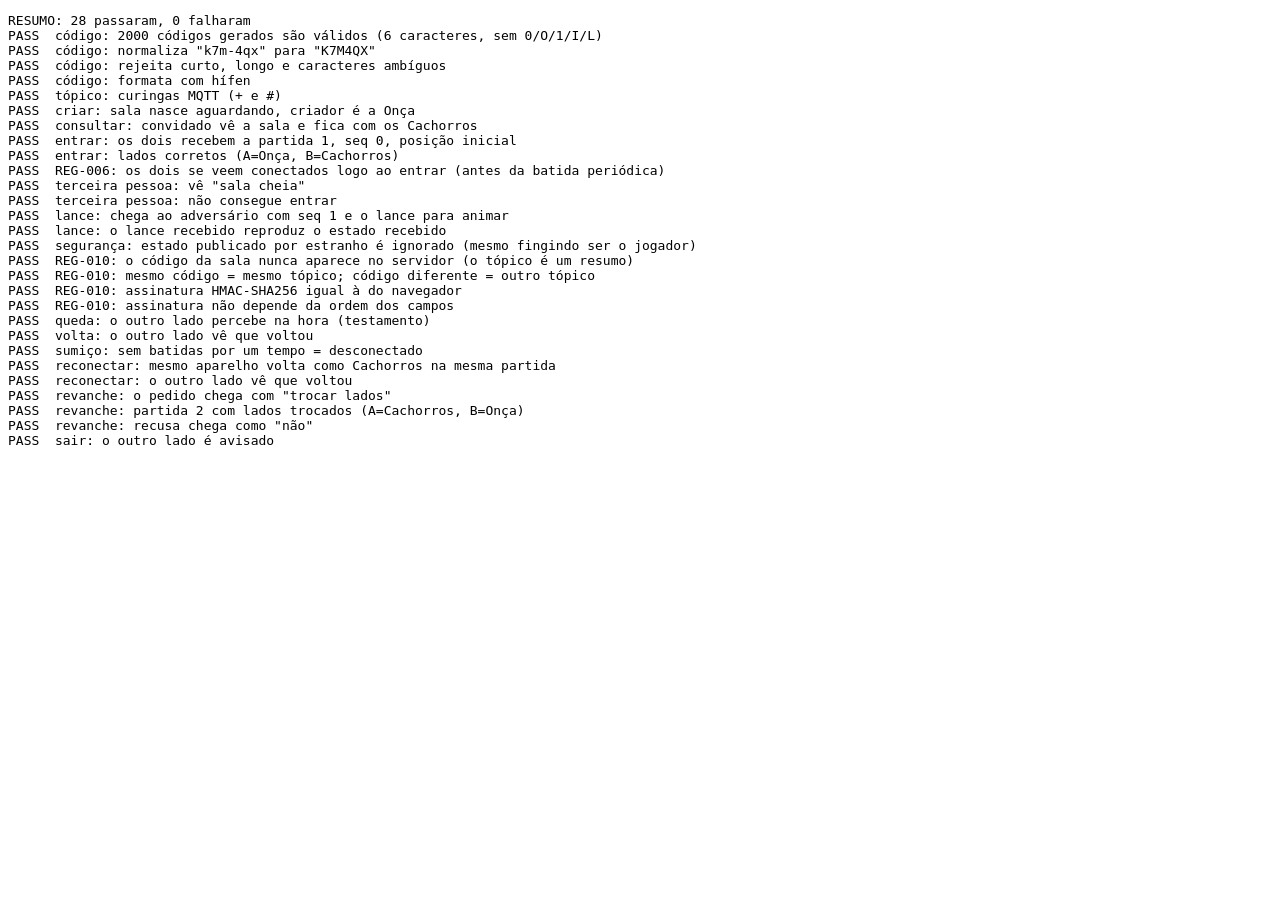
<file: testes/online/testes-online.html>
<!doctype html>
<html lang="pt-BR">
<head><meta charset="utf-8"><title>Testes do modo online</title></head>
<body>
<pre id="out">rodando…</pre>
<script src="../../codigo/logica.js"></script>
<script src="../../codigo/online.js"></script>
<script>
// Testes do protocolo online com um servidor simulado (em memória): sem internet, determinístico.
(function () {
  var L = window.OncaLogic, ON = window.OncaOnline;
  // REG-008: se o módulo online tiver erro de sintaxe, ele nem carrega — avisa com clareza
  if (!ON || typeof ON.criarSala !== 'function') {
    document.getElementById('out').textContent = 'RESUMO: 0 passaram, 1 falharam  [FIM]\nFAIL  REG-008: codigo/online.js não carregou (erro de sintaxe?)';
    return;
  }
  var linhas = [], ok = 0, falhas = 0;
  function registrar(nome, cond, info) {
    if (cond) ok++; else falhas++;
    linhas.push((cond ? 'PASS  ' : 'FAIL  ') + nome + (info !== undefined && !cond ? '  -- ' + JSON.stringify(info) : ''));
    mostrar(false);   // progresso visível: se travar, o relatório mostra até onde chegou
  }
  function mostrar(fim) {
    document.getElementById('out').textContent = 'RESUMO: ' + ok + ' passaram, ' + falhas + ' falharam' + (fim ? '  [FIM]' : '') + '\n' + linhas.join('\n');
  }
  var ITER = 1000;   // PBKDF2 curto: o tempo virtual do Chrome de teste não espera as 100 mil rodadas (REG-012)
  var dormir = function (ms) { return new Promise(function (r) { setTimeout(r, ms); }); };
  function esperar(cond, ms) {
    var t0 = Date.now();
    return new Promise(function (resolve) {
      (function passo() { if (cond() || Date.now() - t0 > ms) resolve(cond()); else setTimeout(passo, 10); })();
    });
  }
  function nova(broker, id) {
    return ON.criarSala({ id: id, criarTransporte: function () { return broker.criarTransporte(); }, initialState: function () { return L.initialState(); },
      batidaMs: 100, ausenciaMs: 450, esperaSalaMs: 200, iteracoesSala: ITER });
  }

  // ---- códigos
  var todosValidos = true, rng = 0.123;
  for (var i = 0; i < 2000; i++) { var c = ON.gerarCodigo(); if (!ON.codigoValido(c)) todosValidos = false; }
  registrar('código: 2000 códigos gerados são válidos (6 caracteres, sem 0/O/1/I/L)', todosValidos);
  registrar('código: normaliza "k7m-4qx" para "K7M4QX"', ON.normalizarCodigo(' k7m-4qx ') === 'K7M4QX');
  registrar('código: rejeita curto, longo e caracteres ambíguos', !ON.codigoValido('ABC') && !ON.codigoValido('ABCDEFG') && !ON.codigoValido('ABCD0O') && !ON.codigoValido('ABCDI1'));
  registrar('código: formata com hífen', ON.formatarCodigo('K7M4QX') === 'K7M-4QX');
  registrar('tópico: curingas MQTT (+ e #)', ON.casaTopico('a/+/c', 'a/b/c') && ON.casaTopico('a/#', 'a/b/c') && !ON.casaTopico('a/+', 'a/b/c') && !ON.casaTopico('a/b', 'a/c'));

  (async function () {
    try {
      var b = ON.criarBrokerMemoria();
      var A = nova(b, 'jogA'), B = nova(b, 'jogB'), C = nova(b, 'jogC');
      var r = await A.criar('J');
      registrar('criar: sala nasce aguardando, criador é a Onça', A.info.status === 'aguardando' && A.meuLado === 'J' && A.papel === 'criador');
      var cons = await B.consultar(r.codigo.toLowerCase());
      registrar('consultar: convidado vê a sala e fica com os Cachorros', cons.existe && cons.status === 'aguardando' && cons.ladoCriador === 'J' && cons.meuLado === 'D' && !cons.cheia, cons);
      await B.entrar(1500);
      await esperar(function () { return A.estado && B.estado; }, 500);
      registrar('entrar: os dois recebem a partida 1, seq 0, posição inicial', A.estado && B.estado && A.estado.partida === 1 && B.estado.seq === 0 && L.positionKey(B.estado.estado) === L.positionKey(L.initialState()));
      registrar('entrar: lados corretos (A=Onça, B=Cachorros)', A.meuLado === 'J' && B.meuLado === 'D' && B.papel === 'convidado');
      await esperar(function () { return A.adversarioOnline && B.adversarioOnline; }, 60);
      registrar('REG-006: os dois se veem conectados logo ao entrar (antes da batida periódica)', A.adversarioOnline && B.adversarioOnline, { A: A._diag(), B: B._diag() });

      var cons3 = await C.consultar(r.codigo);
      registrar('terceira pessoa: vê "sala cheia"', cons3.existe && cons3.cheia === true, cons3);
      var cheia = false; try { await C.entrar(400); } catch (e) { cheia = /cheia|respondeu/.test(e.message); }
      registrar('terceira pessoa: não consegue entrar', cheia);
      C.fechar();

      // lances
      var s1 = L.applyJaguarStep(A.estado.estado, 17);
      A.jogar({ type: 'step', from: 12, to: 17 }, s1);
      await esperar(function () { return B.estado.seq === 1; }, 500);
      registrar('lance: chega ao adversário com seq 1 e o lance para animar', B.estado.seq === 1 && B.estado.lance.to === 17 && B.estado.autor === 'jogA');
      var conferido = L.positionKey(L.applyMove(L.initialState(), B.estado.lance)) === L.positionKey(B.estado.estado);
      registrar('lance: o lance recebido reproduz o estado recebido', conferido);

      // estranho tentando publicar um estado é ignorado
      var falso = b.criarTransporte();
      var estadoBom = JSON.parse(JSON.stringify(b.retidos[r.topico + 'estado']));
      falso.publicar(r.topico + 'estado', { partida: 1, seq: 50, estado: L.initialState(), lance: null, autor: 'intruso' }, { reter: true });
      // REG-010: mesmo fingindo ser o jogador A (id certo), sem saber o código a assinatura não confere
      falso.publicar(r.topico + 'estado', { partida: 1, seq: 51, estado: L.initialState(), lance: null, autor: 'jogA', mac: ON.assinatura(new Uint8Array(32), 'estado', { partida: 1, seq: 51, estado: L.initialState(), lance: null, autor: 'jogA' }) }, { reter: true });
      await dormir(40);
      registrar('segurança: estado publicado por estranho é ignorado (mesmo fingindo ser o jogador)', A.estado.seq === 1 && B.estado.seq === 1);
      falso.publicar(r.topico + 'estado', estadoBom, { reter: true });   // restaura o retido (o servidor público deixa sobrescrever)

      // REG-010: o código da sala não aparece em nenhum lugar do servidor
      var vazou = b.publicacoes.filter(function (p) { return p.topico.indexOf(r.codigo) >= 0 || JSON.stringify(p.msg).indexOf(r.codigo) >= 0; });
      registrar('REG-010: o código da sala nunca aparece no servidor (o tópico é um resumo)', vazou.length === 0 && r.topico.indexOf(r.codigo) < 0 && /^jogodaonca-lz\/v2\/[0-9a-f]{32}\/$/.test(r.topico), { topico: r.topico, vazou: vazou.length });
      var mesmo = await ON.derivarSala(r.codigo, ITER), outro = await ON.derivarSala(r.codigo === 'ABCDEF' ? 'ABCDEG' : 'ABCDEF', ITER);
      registrar('REG-010: mesmo código = mesmo tópico; código diferente = outro tópico', mesmo.topico === r.topico && outro.topico !== r.topico);
      // a assinatura (HMAC-SHA256 em JavaScript puro) confere com a do navegador (Web Crypto)
      var hmacOk = true;
      for (var hk = 0; hk < 4; hk++) {
        var chaveT = crypto.getRandomValues(new Uint8Array(32)), textoT = 'ação ' + 'x'.repeat(hk * 50) + '🐆' + hk;
        var kk = await crypto.subtle.importKey('raw', chaveT, { name: 'HMAC', hash: 'SHA-256' }, false, ['sign']);
        var ref = Array.prototype.map.call(new Uint8Array(await crypto.subtle.sign('HMAC', kk, new TextEncoder().encode(textoT))), function (x) { return (x < 16 ? '0' : '') + x.toString(16); }).join('');
        if (ON.hmacHex(chaveT, textoT) !== ref) hmacOk = false;
      }
      registrar('REG-010: assinatura HMAC-SHA256 igual à do navegador', hmacOk);
      registrar('REG-010: assinatura não depende da ordem dos campos', ON.canonico({ b: 1, a: [2, { d: 3, c: 'x' }] }) === ON.canonico({ a: [2, { c: 'x', d: 3 }], b: 1 }));

      // queda e volta (testamento)
      var viuQueda = false; A.on('presenca', function (v) { if (v === false) viuQueda = true; });   // à prova de tempo (o teste chegou a falhar de vez em quando)
      var diagAntes = A._diag(); B._transporte().cair();
      await esperar(function () { return viuQueda; }, 400);
      registrar('queda: o outro lado percebe na hora (testamento)', viuQueda, { antes: diagAntes, depois: A._diag() });
      B._transporte().voltar();
      await esperar(function () { return A.adversarioOnline; }, 400);
      registrar('volta: o outro lado vê que voltou', A.adversarioOnline);

      // sumiço sem testamento: detectado pela falta de batidas
      var tB = B._transporte(); B.fechar();
      await esperar(function () { return !A.adversarioOnline; }, 1500);
      registrar('sumiço: sem batidas por um tempo = desconectado', !A.adversarioOnline);

      // recarregar a página (mesmo id) volta para a mesma sala e partida
      var B2 = nova(b, 'jogB');
      var rec = await B2.reconectar(r.codigo);
      await esperar(function () { return B2.estado && B2.estado.seq === 1; }, 500);
      registrar('reconectar: mesmo aparelho volta como Cachorros na mesma partida', rec.ok && B2.meuLado === 'D' && B2.estado && B2.estado.seq === 1, rec);
      await esperar(function () { return A.adversarioOnline; }, 400);
      registrar('reconectar: o outro lado vê que voltou', A.adversarioOnline);

      // revanche trocando de lado (B2 pede, A aceita)
      var pedidoVisto = null; A.on('pedido-revanche', function (p) { pedidoVisto = p; });
      B2.pedirRevanche(true);
      await esperar(function () { return pedidoVisto; }, 400);
      registrar('revanche: o pedido chega com "trocar lados"', pedidoVisto && pedidoVisto.trocar === true);
      A.responderRevanche(true, true);
      await esperar(function () { return B2.estado && B2.estado.partida === 2 && B2.meuLado === 'J'; }, 500);
      registrar('revanche: partida 2 com lados trocados (A=Cachorros, B=Onça)', A.estado.partida === 2 && B2.estado.partida === 2 && A.meuLado === 'D' && B2.meuLado === 'J' && B2.estado.seq === 0);

      // recusa
      var resposta = null; B2.on('resposta-revanche', function (x) { resposta = x; });
      B2.pedirRevanche(false); await dormir(30); A.responderRevanche(false);
      await esperar(function () { return resposta; }, 400);
      registrar('revanche: recusa chega como "não"', resposta && resposta.aceitar === false && A.estado.partida === 2);

      // sair
      var saiu = false; A.on('saiu', function () { saiu = true; });
      B2.sair();
      await esperar(function () { return saiu; }, 400);
      registrar('sair: o outro lado é avisado', saiu && !A.adversarioOnline);
      A.fechar();

      // sala inexistente e código inválido
      var Z = nova(b, 'jogZ');
      var nada = await Z.consultar('ZZZ999');
      registrar('consultar: sala inexistente', nada.existe === false);
      var inval = await Z.consultar('xx');
      registrar('consultar: código inválido', inval.existe === false && inval.invalido === true);
      Z.fechar();

      // estado retido chegando antes da sala (ordem trocada) não se perde
      var b2 = ON.criarBrokerMemoria();
      var A2 = nova(b2, 'ordemA'), B3 = nova(b2, 'ordemB');
      var r2 = await A2.criar('D'); await B3.consultar(r2.codigo); await B3.entrar(1000);
      var B4 = nova(b2, 'ordemB');
      var retidos = b2.retidos, chaveSala = r2.topico + 'sala', chaveEstado = r2.topico + 'estado';
      var salaSalva = retidos[chaveSala]; delete retidos[chaveSala];           // simula: estado chega primeiro
      var p4 = B4.consultar(r2.codigo);
      await dormir(30); retidos[chaveSala] = salaSalva;
      b2.criarTransporte().publicar(chaveSala, salaSalva, { reter: true });
      await p4;
      await esperar(function () { return B4.estado; }, 400);
      registrar('ordem: estado que chega antes da sala é guardado e aplicado', !!B4.estado && B4.estado.partida === 1 && B4.meuLado === 'J', { lado: B4.meuLado, estado: !!B4.estado, chaveEstado: !!retidos[chaveEstado] });
      A2.fechar(); B3.fechar(); B4.fechar();

      // ================= CHAT: criptografia e segurança =================
      var bc = ON.criarBrokerMemoria();
      var CA = nova(bc, 'chatA'), CB = nova(bc, 'chatB');
      var rc = await CA.criar('J'); await CB.consultar(rc.codigo); await CB.entrar(1500);
      await esperar(function () { return CA.chatPronto && CB.chatPronto; }, 2000);
      registrar('cripto: os dois celulares combinam a chave sozinhos', CA.chatPronto && CB.chatPronto);
      var chegouB = [], chegouA = [];
      CB.on('chat', function (m) { if (!m.meu) chegouB.push(m); });
      CA.on('chat', function (m) { if (!m.meu) chegouA.push(m); });
      var r1 = await CA.enviarChat('Olá, tudo bem? Boa sorte!');
      await CB.enviarChat('Valeu! 😄');
      await esperar(function () { return chegouB.length === 1 && chegouA.length === 1; }, 1000);
      registrar('cripto: mensagem chega decifrada nos dois sentidos (com acentos e emoji)', r1.ok && chegouB[0] && chegouB[0].texto === 'Olá, tudo bem? Boa sorte!' && chegouA[0] && chegouA[0].texto === 'Valeu! 😄' && chegouB[0].lado === 'J' && chegouA[0].lado === 'D', { B: chegouB, A: chegouA });
      var pubs = bc.publicacoes.filter(function (p) { return /\/chat$/.test(p.topico); });
      registrar('cripto: no servidor só passa texto embaralhado', pubs.length === 2 && pubs.every(function (p) {
        var bruto = JSON.stringify(p.msg); return bruto.indexOf('Olá') < 0 && bruto.indexOf('Valeu') < 0 && Object.keys(p.msg).sort().join() === 'ct,id,iv,mac';
      }), pubs.map(function (p) { return p.msg; }));
      registrar('cripto: cada mensagem usa um vetor (IV) diferente', pubs[0].msg.iv !== pubs[1].msg.iv);

      // espião: sabe o código, assina a sala, tem a própria chave — e mesmo assim não lê
      var espiao = bc.criarTransporte(), capturadas = [];
      await espiao.conectar('espiao', {}); espiao.aoMensagem(function (t, m) { if (/\/chat$/.test(t)) capturadas.push(m); });
      espiao.assinar(rc.topico + '#');
      await CA.enviarChat('segredo do jogo');
      await esperar(function () { return capturadas.length === 1; }, 500);
      var leu = false;
      try {
        var par = await crypto.subtle.generateKey({ name: 'ECDH', namedCurve: 'P-256' }, false, ['deriveBits']);
        var pubA = bc.retidos[rc.topico + 'chave/chatA'].pub;
        var pa = await crypto.subtle.importKey('raw', ON.deB64(pubA), { name: 'ECDH', namedCurve: 'P-256' }, false, []);
        var bits = await crypto.subtle.deriveBits({ name: 'ECDH', public: pa }, par.privateKey, 256);
        var hk = await crypto.subtle.importKey('raw', bits, 'HKDF', false, ['deriveKey']);
        var k = await crypto.subtle.deriveKey({ name: 'HKDF', hash: 'SHA-256', salt: new TextEncoder().encode(rc.codigo), info: new TextEncoder().encode('jogo-da-onca/chat/v1|chatA|chatB') }, hk, { name: 'AES-GCM', length: 256 }, false, ['decrypt']);
        await crypto.subtle.decrypt({ name: 'AES-GCM', iv: ON.deB64(capturadas[0].iv), additionalData: new TextEncoder().encode(rc.codigo + '|chatA') }, k, ON.deB64(capturadas[0].ct));
        leu = true;
      } catch (e) { leu = false; }
      registrar('cripto: quem só sabe o código (espião) não consegue ler', capturadas.length === 1 && !leu && JSON.stringify(capturadas[0]).indexOf('segredo') < 0);

      // adulteração: troca 1 byte do texto cifrado
      var antesRej = CB._diag().chatRejeitadas, antesN = chegouB.length;
      var adult = JSON.parse(JSON.stringify(capturadas[0]));
      var bytes = ON.deB64(adult.ct); bytes[3] ^= 0x01; adult.ct = ON.paraB64(bytes);
      espiao.publicar(rc.topico + 'chat', adult, { espiao: true });
      await dormir(80);
      registrar('cripto: mensagem adulterada é descartada', CB._diag().chatRejeitadas === antesRej + 1 && chegouB.length === antesN, CB._diag());

      // replay: reenviar a mesma mensagem capturada
      antesRej = CB._diag().chatRejeitadas; antesN = chegouB.length;
      espiao.publicar(rc.topico + 'chat', capturadas[0], { espiao: true });
      await dormir(80);
      registrar('cripto: mensagem repetida (replay) é descartada', CB._diag().chatRejeitadas === antesRej + 1 && chegouB.length === antesN);

      // estranho tentando mandar mensagem (com o próprio id ou fingindo ser o jogador A)
      antesRej = CB._diag().chatRejeitadas; antesN = chegouB.length;
      espiao.publicar(rc.topico + 'chat', { id: 'espiao', iv: capturadas[0].iv, ct: capturadas[0].ct }, { espiao: true });
      espiao.publicar(rc.topico + 'chat', { id: 'chatA', iv: ON.paraB64(new Uint8Array(12)), ct: ON.paraB64(new Uint8Array(40)) }, { espiao: true });
      espiao.publicar(rc.topico + 'chat', { id: 'chatA', iv: 'nao-e-base64!!', ct: 123 }, { espiao: true });
      await dormir(80);
      registrar('segurança: estranho não consegue mandar mensagem (nem fingindo ser o outro)', chegouB.length === antesN);

      // chave pública falsa de estranho é ignorada (só vale a do adversário, no tópico dele)
      espiao.publicar(rc.topico + 'chave/espiao', { id: 'espiao', pub: pubA }, { reter: true, espiao: true });
      espiao.publicar(rc.topico + 'chave/chatA', { id: 'outro', pub: pubA }, { reter: false, espiao: true });
      await dormir(50);
      await CA.enviarChat('ainda funciona');
      await esperar(function () { return chegouB.length === antesN + 1; }, 800);
      registrar('segurança: chave falsa não atrapalha o chat', chegouB[chegouB.length - 1].texto === 'ainda funciona');

      // REG-010: ataque "no meio do caminho": quem escuta o servidor troca as chaves dos DOIS jogadores
      // (com o id certo de cada um) para ler o chat. Sem o código da sala, a troca é descartada.
      var chavesAntes = { a: bc.retidos[rc.topico + 'chave/chatA'], b: bc.retidos[rc.topico + 'chave/chatB'] };
      var parEsp = await crypto.subtle.generateKey({ name: 'ECDH', namedCurve: 'P-256' }, false, ['deriveBits']);
      var pubEsp = ON.paraB64(await crypto.subtle.exportKey('raw', parEsp.publicKey));
      var rejAntes = CB._diag().chatRejeitadas;
      espiao.publicar(rc.topico + 'chave/chatA', { id: 'chatA', pub: pubEsp }, { reter: true, espiao: true });
      espiao.publicar(rc.topico + 'chave/chatB', { id: 'chatB', pub: pubEsp, mac: 'f'.repeat(64) }, { reter: true, espiao: true });
      await dormir(60);
      antesN = chegouB.length; capturadas.length = 0;
      await CA.enviarChat('só nós dois');
      await esperar(function () { return chegouB.length === antesN + 1 && capturadas.length >= 1; }, 800);
      var leuMitm = false;
      try {
        var bitsE = await crypto.subtle.deriveBits({ name: 'ECDH', public: await crypto.subtle.importKey('raw', ON.deB64(chavesAntes.a.pub), { name: 'ECDH', namedCurve: 'P-256' }, false, []) }, parEsp.privateKey, 256);
        var hkE = await crypto.subtle.importKey('raw', bitsE, 'HKDF', false, ['deriveKey']);
        var kE = await crypto.subtle.deriveKey({ name: 'HKDF', hash: 'SHA-256', salt: new TextEncoder().encode(rc.codigo), info: new TextEncoder().encode('jogo-da-onca/chat/v1|chatA|chatB') }, hkE, { name: 'AES-GCM', length: 256 }, false, ['decrypt']);
        await crypto.subtle.decrypt({ name: 'AES-GCM', iv: ON.deB64(capturadas[capturadas.length - 1].iv), additionalData: new TextEncoder().encode(rc.codigo + '|chatA') }, kE, ON.deB64(capturadas[capturadas.length - 1].ct));
        leuMitm = true;
      } catch (e) { leuMitm = false; }
      registrar('REG-010: trocar a chave do adversário pelo servidor não funciona (o chat segue só entre os dois)', chegouB[chegouB.length - 1].texto === 'só nós dois' && !leuMitm && CA.chatPronto && CB.chatPronto, { leuMitm: leuMitm, ultimo: chegouB[chegouB.length - 1] });
      // o servidor público deixa qualquer um sobrescrever o que está guardado: quem joga republica a própria chave
      bc.criarTransporte().publicar(rc.topico + 'chave/chatA', chavesAntes.a, { reter: true, espiao: true });
      bc.criarTransporte().publicar(rc.topico + 'chave/chatB', chavesAntes.b, { reter: true, espiao: true });
      await dormir(30);

      // limites
      registrar('chat: vazio e longo demais são recusados', (await CA.enviarChat('   ')).motivo === 'vazio' && (await CA.enviarChat('x'.repeat(ON.LIMITE_CHAT + 1))).motivo === 'longo');
      registrar('chat: caracteres de controle são limpos', ON.limparTexto('a' + String.fromCharCode(0) + 'b\nc' + String.fromCharCode(0x2028) + 'd') === 'a b c d');

      // recarregar: chave nova, o chat continua
      CB.fechar();
      var CB2 = nova(bc, 'chatB'), chegouB2 = [];
      CB2.on('chat', function (m) { if (!m.meu) chegouB2.push(m); });
      await CB2.reconectar(rc.codigo);
      await esperar(function () { return CB2.chatPronto && CA.chatPronto; }, 2000);
      await CA.enviarChat('voltou?');
      await esperar(function () { return chegouB2.length === 1; }, 1000);
      registrar('chat: depois de recarregar a página, nova chave e o chat continua', chegouB2.length === 1 && chegouB2[0].texto === 'voltou?', CB2._diag());

      // privacidade no servidor
      // só o que o NOSSO jogo publicou (o espião acima publicou lixo de propósito, marcado com opcoes.espiao)
      var todas = bc.publicacoes.filter(function (p) { return p.topico.indexOf(rc.topico + '') === 0 && !p.opcoes.espiao; });
      registrar('privacidade: chat nunca fica guardado no servidor', todas.filter(function (p) { return /\/chat$/.test(p.topico); }).every(function (p) { return !p.opcoes.reter && p.opcoes.expiraSeg <= ON.EXPIRA_MSG_SEG; }) && !Object.keys(bc.retidos).some(function (t) { return /\/chat$/.test(t); }));
      registrar('privacidade: o que fica guardado tem validade (some sozinho em até 6 h)', todas.filter(function (p) { return p.opcoes.reter && p.msg; }).every(function (p) { return p.opcoes.expiraSeg > 0 && p.opcoes.expiraSeg <= ON.EXPIRA_RETIDO_SEG; }));
      var camposPermitidos = { v: 1, nome: 1, publica: 1, apelido: 1, criador: 1, convidado: 1, status: 1, servidor: 1, t: 1, partida: 1, seq: 1, estado: 1, lance: 1, autor: 1, tipo: 1, id: 1, trocar: 1, aceitar: 1, para: 1, online: 1, pub: 1, iv: 1, ct: 1, mac: 1 };
      var estranhos = [];
      todas.forEach(function (p) { if (p.msg) Object.keys(p.msg).forEach(function (c) { if (!camposPermitidos[c]) estranhos.push(c); }); });
      registrar('privacidade: nenhum dado pessoal nas mensagens (só campos do jogo)', estranhos.length === 0, estranhos);
      CA.sair(); CB2.sair();
      await dormir(60);
      var sobras = Object.keys(bc.retidos).filter(function (t) { return t.indexOf(rc.topico + '') === 0 && !/\/chave\/espiao$/.test(t); });
      registrar('privacidade: quando saem da sala, nada fica guardado no servidor', sobras.length === 0, sobras);

      // ================= APELIDOS, LISTA DE SALAS, SAIR E VOLTAR, ENCERRAR, FORA DA TELA =================
      var bl = ON.criarBrokerMemoria();
      var lobby = ON.criarLobby({ criarTransporte: function () { return bl.criarTransporte(); } });
      await lobby.abrir();
      var LA = nova(bl, 'lobA'), LB = nova(bl, 'lobB'), LP = nova(bl, 'lobP');
      var rl = await LA.criar('D', null, { apelido: '  Ana Clara Souza da Silva ', nomeSala: 'Sala da Ana', publica: true });
      await LP.criar('J', null, { apelido: 'Priv', nomeSala: 'Secreta', publica: false });
      await esperar(function () { return lobby.salas.length >= 1; }, 500);
      var naLista = lobby.salas.filter(function (x) { return x.codigo === rl.codigo; })[0];
      registrar('lista: sala pública aparece com nome, apelido e lado de quem criou', naLista && naLista.nome === 'Sala da Ana' && naLista.apelido === 'Ana Clara So' && naLista.lado === 'D', lobby.salas);
      registrar('lista: sala privada não aparece', lobby.salas.length === 1 && !lobby.salas.some(function (x) { return x.nome === 'Secreta'; }), lobby.salas);
      registrar('apelido: limpo e cortado em ' + ON.LIMITE_APELIDO + ' letras', LA.apelidos.meu === 'Ana Clara So');
      await LB.consultar(naLista.codigo, naLista.servidor); await LB.entrar(1500, 'Beto');
      await esperar(function () { return LA.info.convidado && LB.estado && lobby.salas.length === 0; }, 800);
      registrar('apelido: os dois veem o nome do outro', LA.apelidos.adversario === 'Beto' && LB.apelidos.adversario === 'Ana Clara So' && LB.apelidos.meu === 'Beto', { A: LA.apelidos, B: LB.apelidos });
      registrar('lista: sala sai da lista quando o 2º jogador entra', lobby.salas.length === 0, lobby.salas);
      LP.sair(); await dormir(30);
      registrar('lista: nada da lista fica guardado no servidor', !Object.keys(bl.retidos).some(function (t) { return t.indexOf(ON.LOBBY) === 0; }), Object.keys(bl.retidos));

      // fora da tela: o outro vê "fora" na hora e as batidas não desmentem
      LB.ausente(true);
      await esperar(function () { return !LA.adversarioOnline; }, 300);
      await dormir(350);   // > 3 batidas
      registrar('fora da tela: o outro vê na hora e continua vendo (batidas não desmentem)', !LA.adversarioOnline);
      LB.ausente(false);
      await esperar(function () { return LA.adversarioOnline; }, 400);
      registrar('fora da tela: ao voltar, o outro vê de novo', LA.adversarioOnline);

      // sair no meio da partida (temporário): a sala continua guardada e dá para voltar
      var saiuInfo = null; LA.on('saiu', function (x) { saiuInfo = x; });
      LB.sair({ temporario: true });
      await esperar(function () { return saiuInfo; }, 400);
      var salaGuardada = !!bl.retidos[rl.topico + 'sala'] && !!bl.retidos[rl.topico + 'estado'];
      registrar('sair (temporário): o outro é avisado que pode voltar e a sala continua guardada', saiuInfo && saiuInfo.temporario === true && salaGuardada, { saiuInfo: saiuInfo, salaGuardada: salaGuardada });
      var LB2 = nova(bl, 'lobB');
      var volta = await LB2.reconectar(rl.codigo);
      await esperar(function () { return LA.adversarioOnline && LB2.estado; }, 600);
      registrar('voltar: quem saiu volta para a mesma partida e o outro vê', volta.ok && LB2.meuLado === 'J' && LB2.estado && LB2.estado.partida === 1 && LA.adversarioOnline, volta);

      // inativo: sai como temporário e avisa o motivo
      saiuInfo = null; LB2.sair({ temporario: true, inativo: true });
      await esperar(function () { return saiuInfo; }, 400);
      registrar('inativo: o outro é avisado do motivo', saiuInfo && saiuInfo.inativo === true && saiuInfo.temporario === true, saiuInfo);

      // encerrar sem vencedor: apaga tudo e avisa quem voltar
      var LB3 = nova(bl, 'lobB'), encerrou = false;
      LB3.on('encerrada', function () { encerrou = true; });
      await LB3.reconectar(rl.codigo);
      LA.encerrar();
      await esperar(function () { return encerrou; }, 400);
      await dormir(30);
      var sobrouL = Object.keys(bl.retidos).filter(function (t) { return t.indexOf(rl.topico) === 0 && !/presenca/.test(t); });
      registrar('encerrar: o outro é avisado e nada fica guardado no servidor', encerrou && sobrouL.length === 0, sobrouL);
      var LB4 = nova(bl, 'lobB');
      var depois = await LB4.reconectar(rl.codigo);
      registrar('encerrar: quem tentar voltar depois não acha a sala', depois.ok === false && depois.existe === false, depois);
      LB3.fechar(); LB4.fechar(); lobby.fechar();

      // privacidade: os novos campos (nome da sala, apelido, pública) são os únicos acrescentados
      var camposL = { v: 1, nome: 1, publica: 1, criador: 1, convidado: 1, status: 1, servidor: 1, t: 1, partida: 1, seq: 1, estado: 1, lance: 1, autor: 1, tipo: 1, id: 1, trocar: 1, aceitar: 1, para: 1, online: 1, pub: 1, iv: 1, ct: 1, mac: 1, apelido: 1, temporario: 1, inativo: 1, codigo: 1, lado: 1 };
      var estranhosL = [];
      bl.publicacoes.forEach(function (p) { if (p.msg) Object.keys(p.msg).forEach(function (c) { if (!camposL[c]) estranhosL.push(c); }); });
      registrar('privacidade: só campos do jogo (+ apelido e nome da sala escolhidos pela pessoa)', estranhosL.length === 0, estranhosL);
    } catch (e) {
      registrar('exceção: ' + (e && e.stack || e), false);
    }
    mostrar(true);
  })();
  mostrar(false);
})();
</script>
</body>
</html>
</file>
